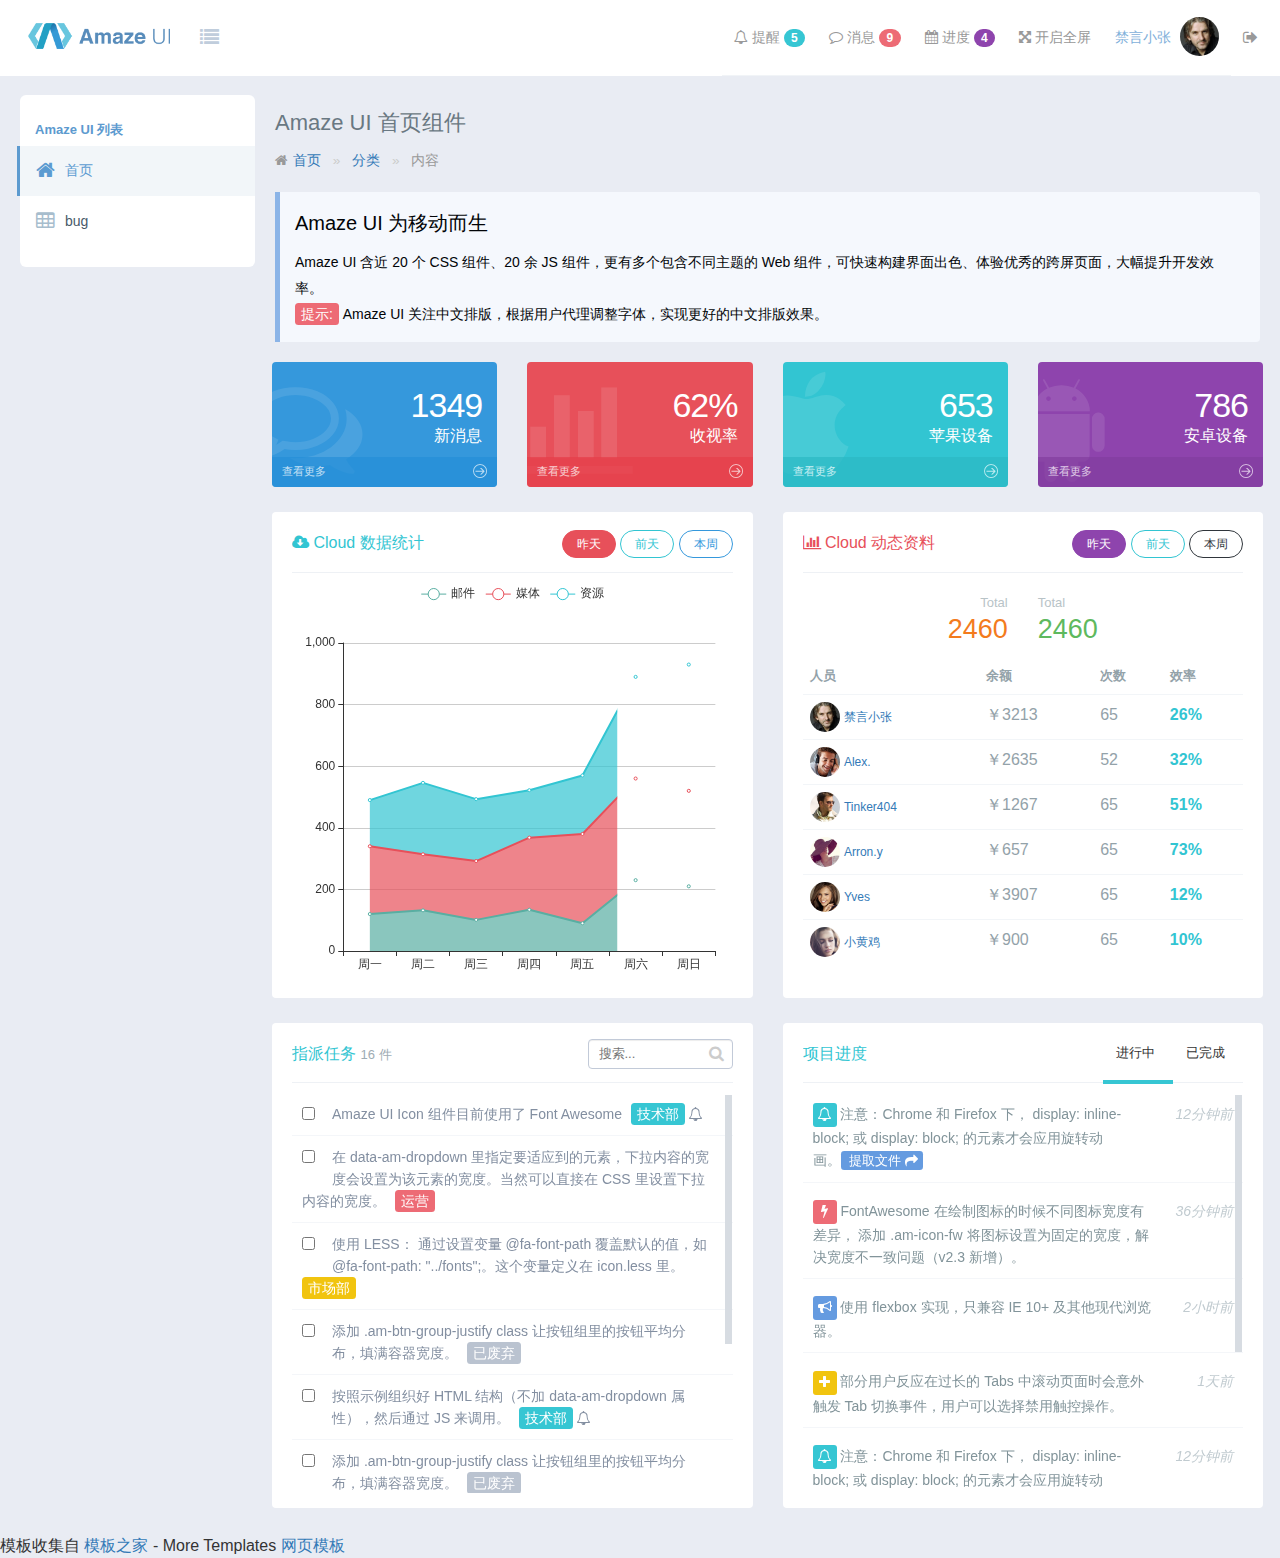
<file: index.html>
<!doctype html>
<html>

<head>
    <meta charset="utf-8">
    <meta http-equiv="X-UA-Compatible" content="IE=edge">
    <title>Amaze UI Admin index Examples</title>
    <meta name="description" content="这是一个 index 页面">
    <meta name="keywords" content="index">
    <meta name="viewport" content="width=device-width, initial-scale=1">
    <meta name="renderer" content="webkit">
    <meta http-equiv="Cache-Control" content="no-siteapp"/>
    <link rel="icon" type="image/png" href="assets/i/favicon.png">
    <link rel="apple-touch-icon-precomposed" href="assets/i/app-icon72x72@2x.png">
    <meta name="apple-mobile-web-app-title" content="Amaze UI"/>
    <link rel="stylesheet" href="assets/css/amazeui.min.css"/>
    <link rel="stylesheet" href="assets/css/admin.css">
    <link rel="stylesheet" href="assets/css/app.css">
    <script src="assets/js/echarts.min.js"></script>
</head>

<body data-type="index">


<header class="am-topbar am-topbar-inverse admin-header">
    <div class="am-topbar-brand">
        <a href="javascript:;" class="tpl-logo">
            <img src="assets/img/logo.png" alt="">
        </a>
    </div>
    <div class="am-icon-list tpl-header-nav-hover-ico am-fl am-margin-right">

    </div>

    <button class="am-topbar-btn am-topbar-toggle am-btn am-btn-sm am-btn-success am-show-sm-only"
            data-am-collapse="{target: '#topbar-collapse'}"><span class="am-sr-only">导航切换</span> <span
            class="am-icon-bars"></span></button>

    <div class="am-collapse am-topbar-collapse" id="topbar-collapse">

        <ul class="am-nav am-nav-pills am-topbar-nav am-topbar-right admin-header-list tpl-header-list">
            <li class="am-dropdown" data-am-dropdown data-am-dropdown-toggle>
                <a class="am-dropdown-toggle tpl-header-list-link" href="javascript:;">
                    <span class="am-icon-bell-o"></span> 提醒 <span
                        class="am-badge tpl-badge-success am-round">5</span></span>
                </a>
                <ul class="am-dropdown-content tpl-dropdown-content">
                    <li class="tpl-dropdown-content-external">
                        <h3>你有 <span class="tpl-color-success">5</span> 条提醒</h3><a href="###">全部</a></li>
                    <li class="tpl-dropdown-list-bdbc"><a href="#" class="tpl-dropdown-list-fl"><span
                            class="am-icon-btn am-icon-plus tpl-dropdown-ico-btn-size tpl-badge-success"></span>
                        【预览模块】移动端 查看时 手机、电脑框隐藏。</a>
                        <span class="tpl-dropdown-list-fr">3小时前</span>
                    </li>
                    <li class="tpl-dropdown-list-bdbc"><a href="#" class="tpl-dropdown-list-fl"><span
                            class="am-icon-btn am-icon-check tpl-dropdown-ico-btn-size tpl-badge-danger"></span>
                        移动端，导航条下边距处理</a>
                        <span class="tpl-dropdown-list-fr">15分钟前</span>
                    </li>
                    <li class="tpl-dropdown-list-bdbc"><a href="#" class="tpl-dropdown-list-fl"><span
                            class="am-icon-btn am-icon-bell-o tpl-dropdown-ico-btn-size tpl-badge-warning"></span>
                        追加统计代码</a>
                        <span class="tpl-dropdown-list-fr">2天前</span>
                    </li>
                </ul>
            </li>
            <li class="am-dropdown" data-am-dropdown data-am-dropdown-toggle>
                <a class="am-dropdown-toggle tpl-header-list-link" href="javascript:;">
                    <span class="am-icon-comment-o"></span> 消息 <span
                        class="am-badge tpl-badge-danger am-round">9</span></span>
                </a>
                <ul class="am-dropdown-content tpl-dropdown-content">
                    <li class="tpl-dropdown-content-external">
                        <h3>你有 <span class="tpl-color-danger">9</span> 条新消息</h3><a href="###">全部</a></li>
                    <li>
                        <a href="#" class="tpl-dropdown-content-message">
                                <span class="tpl-dropdown-content-photo">
                      <img src="assets/img/user02.png" alt=""> </span>
                            <span class="tpl-dropdown-content-subject">
                      <span class="tpl-dropdown-content-from"> 禁言小张 </span>
                                <span class="tpl-dropdown-content-time">10分钟前 </span>
                                </span>
                            <span class="tpl-dropdown-content-font"> Amaze UI 的诞生，依托于 GitHub 及其他技术社区上一些优秀的资源；Amaze UI 的成长，则离不开用户的支持。 </span>
                        </a>
                        <a href="#" class="tpl-dropdown-content-message">
                                <span class="tpl-dropdown-content-photo">
                      <img src="assets/img/user03.png" alt=""> </span>
                            <span class="tpl-dropdown-content-subject">
                      <span class="tpl-dropdown-content-from"> Steam </span>
                                <span class="tpl-dropdown-content-time">18分钟前</span>
                                </span>
                            <span class="tpl-dropdown-content-font"> 为了能最准确的传达所描述的问题， 建议你在反馈时附上演示，方便我们理解。 </span>
                        </a>
                    </li>

                </ul>
            </li>
            <li class="am-dropdown" data-am-dropdown data-am-dropdown-toggle>
                <a class="am-dropdown-toggle tpl-header-list-link" href="javascript:;">
                    <span class="am-icon-calendar"></span> 进度 <span
                        class="am-badge tpl-badge-primary am-round">4</span></span>
                </a>
                <ul class="am-dropdown-content tpl-dropdown-content">
                    <li class="tpl-dropdown-content-external">
                        <h3>你有 <span class="tpl-color-primary">4</span> 个任务进度</h3><a href="###">全部</a></li>
                    <li>
                        <a href="javascript:;" class="tpl-dropdown-content-progress">
                                <span class="task">
                        <span class="desc">Amaze UI 用户中心 v1.2 </span>
                                <span class="percent">45%</span>
                                </span>
                            <span class="progress">
                        <div class="am-progress tpl-progress am-progress-striped"><div
                                class="am-progress-bar am-progress-bar-success" style="width:45%"></div></div>
                    </span>
                        </a>
                    </li>
                    <li>
                        <a href="javascript:;" class="tpl-dropdown-content-progress">
                                <span class="task">
                        <span class="desc">新闻内容页 </span>
                                <span class="percent">30%</span>
                                </span>
                            <span class="progress">
                       <div class="am-progress tpl-progress am-progress-striped"><div
                               class="am-progress-bar am-progress-bar-secondary" style="width:30%"></div></div>
                    </span>
                        </a>
                    </li>
                    <li>
                        <a href="javascript:;" class="tpl-dropdown-content-progress">
                                <span class="task">
                        <span class="desc">管理中心 </span>
                                <span class="percent">60%</span>
                                </span>
                            <span class="progress">
                        <div class="am-progress tpl-progress am-progress-striped"><div
                                class="am-progress-bar am-progress-bar-warning" style="width:60%"></div></div>
                    </span>
                        </a>
                    </li>

                </ul>
            </li>
            <li class="am-hide-sm-only"><a href="javascript:;" id="admin-fullscreen" class="tpl-header-list-link"><span
                    class="am-icon-arrows-alt"></span> <span class="admin-fullText">开启全屏</span></a></li>

            <li class="am-dropdown" data-am-dropdown data-am-dropdown-toggle>
                <a class="am-dropdown-toggle tpl-header-list-link" href="javascript:;">
                    <span class="tpl-header-list-user-nick">禁言小张</span><span class="tpl-header-list-user-ico"> <img
                        src="assets/img/user01.png"></span>
                </a>
                <ul class="am-dropdown-content">
                    <li><a href="#"><span class="am-icon-bell-o"></span> 资料</a></li>
                    <li><a href="#"><span class="am-icon-cog"></span> 设置</a></li>
                    <li><a href="#"><span class="am-icon-power-off"></span> 退出</a></li>
                </ul>
            </li>
            <li><a href="###" class="tpl-header-list-link"><span
                    class="am-icon-sign-out tpl-header-list-ico-out-size"></span></a></li>
        </ul>
    </div>
</header>


<div class="tpl-page-container tpl-page-header-fixed">


    <div class="tpl-left-nav tpl-left-nav-hover">
        <div class="tpl-left-nav-title">
            Amaze UI 列表
        </div>
        <div class="tpl-left-nav-list">
            <ul class="tpl-left-nav-menu">
                <li class="tpl-left-nav-item">
                    <a href="index.html" class="nav-link active">
                        <i class="am-icon-home"></i>
                        <span>首页</span>
                    </a>
                </li>
                <li class="tpl-left-nav-item">
                    <a href="bug-list.html?page=1&pagecount=20" class="nav-link">
                        <i class="am-icon-table"></i>
                        <span>bug</span>
                    </a>
                </li>

            </ul>
        </div>
    </div>


    <div class="tpl-content-wrapper">
        <div class="tpl-content-page-title">
            Amaze UI 首页组件
        </div>
        <ol class="am-breadcrumb">
            <li><a href="#" class="am-icon-home">首页</a></li>
            <li><a href="#">分类</a></li>
            <li class="am-active">内容</li>
        </ol>
        <div class="tpl-content-scope">
            <div class="note note-info">
                <h3>Amaze UI 为移动而生
                    <span class="close" data-close="note"></span>
                </h3>
                <p> Amaze UI 含近 20 个 CSS 组件、20 余 JS 组件，更有多个包含不同主题的 Web 组件，可快速构建界面出色、体验优秀的跨屏页面，大幅提升开发效率。</p>
                <p><span class="label label-danger">提示:</span> Amaze UI 关注中文排版，根据用户代理调整字体，实现更好的中文排版效果。
                </p>
            </div>
        </div>

        <div class="row">
            <div class="am-u-lg-3 am-u-md-6 am-u-sm-12">
                <div class="dashboard-stat blue">
                    <div class="visual">
                        <i class="am-icon-comments-o"></i>
                    </div>
                    <div class="details">
                        <div class="number"> 1349</div>
                        <div class="desc"> 新消息</div>
                    </div>
                    <a class="more" href="#"> 查看更多
                        <i class="m-icon-swapright m-icon-white"></i>
                    </a>
                </div>
            </div>
            <div class="am-u-lg-3 am-u-md-6 am-u-sm-12">
                <div class="dashboard-stat red">
                    <div class="visual">
                        <i class="am-icon-bar-chart-o"></i>
                    </div>
                    <div class="details">
                        <div class="number"> 62%</div>
                        <div class="desc"> 收视率</div>
                    </div>
                    <a class="more" href="#"> 查看更多
                        <i class="m-icon-swapright m-icon-white"></i>
                    </a>
                </div>
            </div>
            <div class="am-u-lg-3 am-u-md-6 am-u-sm-12">
                <div class="dashboard-stat green">
                    <div class="visual">
                        <i class="am-icon-apple"></i>
                    </div>
                    <div class="details">
                        <div class="number"> 653</div>
                        <div class="desc"> 苹果设备</div>
                    </div>
                    <a class="more" href="#"> 查看更多
                        <i class="m-icon-swapright m-icon-white"></i>
                    </a>
                </div>
            </div>
            <div class="am-u-lg-3 am-u-md-6 am-u-sm-12">
                <div class="dashboard-stat purple">
                    <div class="visual">
                        <i class="am-icon-android"></i>
                    </div>
                    <div class="details">
                        <div class="number"> 786</div>
                        <div class="desc"> 安卓设备</div>
                    </div>
                    <a class="more" href="#"> 查看更多
                        <i class="m-icon-swapright m-icon-white"></i>
                    </a>
                </div>
            </div>


        </div>

        <div class="row">
            <div class="am-u-md-6 am-u-sm-12 row-mb">
                <div class="tpl-portlet">
                    <div class="tpl-portlet-title">
                        <div class="tpl-caption font-green ">
                            <i class="am-icon-cloud-download"></i>
                            <span> Cloud 数据统计</span>
                        </div>
                        <div class="actions">
                            <ul class="actions-btn">
                                <li class="red-on">昨天</li>
                                <li class="green">前天</li>
                                <li class="blue">本周</li>
                            </ul>
                        </div>
                    </div>

                    <!--此部分数据请在 js文件夹下中的 app.js 中的 “百度图表A” 处修改数据 插件使用的是 百度echarts-->
                    <div class="tpl-echarts" id="tpl-echarts-A">

                    </div>
                </div>
            </div>
            <div class="am-u-md-6 am-u-sm-12 row-mb">
                <div class="tpl-portlet">
                    <div class="tpl-portlet-title">
                        <div class="tpl-caption font-red ">
                            <i class="am-icon-bar-chart"></i>
                            <span> Cloud 动态资料</span>
                        </div>
                        <div class="actions">
                            <ul class="actions-btn">
                                <li class="purple-on">昨天</li>
                                <li class="green">前天</li>
                                <li class="dark">本周</li>
                            </ul>
                        </div>
                    </div>
                    <div class="tpl-scrollable">
                        <div class="number-stats">
                            <div class="stat-number am-fl am-u-md-6">
                                <div class="title am-text-right"> Total</div>
                                <div class="number am-text-right am-text-warning"> 2460</div>
                            </div>
                            <div class="stat-number am-fr am-u-md-6">
                                <div class="title"> Total</div>
                                <div class="number am-text-success"> 2460</div>
                            </div>

                        </div>

                        <table class="am-table tpl-table">
                            <thead>
                            <tr class="tpl-table-uppercase">
                                <th>人员</th>
                                <th>余额</th>
                                <th>次数</th>
                                <th>效率</th>
                            </tr>
                            </thead>
                            <tbody>
                            <tr>
                                <td>
                                    <img src="assets/img/user01.png" alt="" class="user-pic">
                                    <a class="user-name" href="###">禁言小张</a>
                                </td>
                                <td>￥3213</td>
                                <td>65</td>
                                <td class="font-green bold">26%</td>
                            </tr>
                            <tr>
                                <td>
                                    <img src="assets/img/user02.png" alt="" class="user-pic">
                                    <a class="user-name" href="###">Alex.</a>
                                </td>
                                <td>￥2635</td>
                                <td>52</td>
                                <td class="font-green bold">32%</td>
                            </tr>
                            <tr>
                                <td>
                                    <img src="assets/img/user03.png" alt="" class="user-pic">
                                    <a class="user-name" href="###">Tinker404</a>
                                </td>
                                <td>￥1267</td>
                                <td>65</td>
                                <td class="font-green bold">51%</td>
                            </tr>
                            <tr>
                                <td>
                                    <img src="assets/img/user04.png" alt="" class="user-pic">
                                    <a class="user-name" href="###">Arron.y</a>
                                </td>
                                <td>￥657</td>
                                <td>65</td>
                                <td class="font-green bold">73%</td>
                            </tr>
                            <tr>
                                <td>
                                    <img src="assets/img/user05.png" alt="" class="user-pic">
                                    <a class="user-name" href="###">Yves</a>
                                </td>
                                <td>￥3907</td>
                                <td>65</td>
                                <td class="font-green bold">12%</td>
                            </tr>
                            <tr>
                                <td>
                                    <img src="assets/img/user06.png" alt="" class="user-pic">
                                    <a class="user-name" href="###">小黄鸡</a>
                                </td>
                                <td>￥900</td>
                                <td>65</td>
                                <td class="font-green bold">10%</td>
                            </tr>
                            </tbody>
                        </table>
                    </div>
                </div>
            </div>
        </div>


        <div class="row">
            <div class="am-u-md-6 am-u-sm-12 row-mb">

                <div class="tpl-portlet">
                    <div class="tpl-portlet-title">
                        <div class="tpl-caption font-green ">
                            <span>指派任务</span>
                            <span class="caption-helper">16 件</span>
                        </div>
                        <div class="tpl-portlet-input">
                            <div class="portlet-input input-small input-inline">
                                <div class="input-icon right">
                                    <i class="am-icon-search"></i>
                                    <input type="text" class="form-control form-control-solid" placeholder="搜索...">
                                </div>
                            </div>
                        </div>
                    </div>
                    <div id="wrapper" class="wrapper">
                        <div id="scroller" class="scroller">
                            <ul class="tpl-task-list">
                                <li>
                                    <div class="task-checkbox">
                                        <input type="hidden" value="1" name="test">
                                        <input type="checkbox" class="liChild" value="2" name="test"></div>
                                    <div class="task-title">
                                        <span class="task-title-sp"> Amaze UI Icon 组件目前使用了 Font Awesome </span>
                                        <span class="label label-sm label-success">技术部</span>
                                        <span class="task-bell">
                                            <i class="am-icon-bell-o"></i>
                                        </span>
                                    </div>
                                    <div class="task-config">
                                        <div class="am-dropdown tpl-task-list-dropdown" data-am-dropdown>
                                            <a href="###" class="am-dropdown-toggle tpl-task-list-hover "
                                               data-am-dropdown-toggle>
                                                <i class="am-icon-cog"></i> <span class="am-icon-caret-down"></span>
                                            </a>
                                            <ul class="am-dropdown-content tpl-task-list-dropdown-ul">
                                                <li>
                                                    <a href="javascript:;">
                                                        <i class="am-icon-check"></i> 保存 </a>
                                                </li>
                                                <li>
                                                    <a href="javascript:;">
                                                        <i class="am-icon-pencil"></i> 编辑 </a>
                                                </li>
                                                <li>
                                                    <a href="javascript:;">
                                                        <i class="am-icon-trash-o"></i> 删除 </a>
                                                </li>
                                            </ul>


                                        </div>
                                    </div>
                                </li>

                                <li>
                                    <div class="task-checkbox">
                                        <input type="hidden" value="1" name="test">
                                        <input type="checkbox" class="liChild" value="2" name="test"></div>
                                    <div class="task-title">
                                        <span class="task-title-sp"> 在 data-am-dropdown 里指定要适应到的元素，下拉内容的宽度会设置为该元素的宽度。当然可以直接在 CSS 里设置下拉内容的宽度。 </span>
                                        <span class="label label-sm label-danger">运营</span>

                                    </div>
                                    <div class="task-config">
                                        <div class="am-dropdown tpl-task-list-dropdown" data-am-dropdown>
                                            <a href="###" class="am-dropdown-toggle tpl-task-list-hover "
                                               data-am-dropdown-toggle>
                                                <i class="am-icon-cog"></i> <span class="am-icon-caret-down"></span>
                                            </a>
                                            <ul class="am-dropdown-content tpl-task-list-dropdown-ul">
                                                <li>
                                                    <a href="javascript:;">
                                                        <i class="am-icon-check"></i> 保存 </a>
                                                </li>
                                                <li>
                                                    <a href="javascript:;">
                                                        <i class="am-icon-pencil"></i> 编辑 </a>
                                                </li>
                                                <li>
                                                    <a href="javascript:;">
                                                        <i class="am-icon-trash-o"></i> 删除 </a>
                                                </li>
                                            </ul>


                                        </div>
                                    </div>
                                </li>

                                <li>
                                    <div class="task-checkbox">
                                        <input type="hidden" value="1" name="test">
                                        <input type="checkbox" class="liChild" value="2" name="test"></div>
                                    <div class="task-title">
                                        <span class="task-title-sp"> 使用 LESS： 通过设置变量 @fa-font-path 覆盖默认的值，如 @fa-font-path: "../fonts";。这个变量定义在 icon.less 里。 </span>
                                        <span class="label label-sm label-warning">市场部</span>

                                    </div>
                                    <div class="task-config">
                                        <div class="am-dropdown tpl-task-list-dropdown" data-am-dropdown>
                                            <a href="###" class="am-dropdown-toggle tpl-task-list-hover "
                                               data-am-dropdown-toggle>
                                                <i class="am-icon-cog"></i> <span class="am-icon-caret-down"></span>
                                            </a>
                                            <ul class="am-dropdown-content tpl-task-list-dropdown-ul">
                                                <li>
                                                    <a href="javascript:;">
                                                        <i class="am-icon-check"></i> 保存 </a>
                                                </li>
                                                <li>
                                                    <a href="javascript:;">
                                                        <i class="am-icon-pencil"></i> 编辑 </a>
                                                </li>
                                                <li>
                                                    <a href="javascript:;">
                                                        <i class="am-icon-trash-o"></i> 删除 </a>
                                                </li>
                                            </ul>


                                        </div>
                                    </div>
                                </li>

                                <li>
                                    <div class="task-checkbox">
                                        <input type="hidden" value="1" name="test">
                                        <input type="checkbox" class="liChild" value="2" name="test"></div>
                                    <div class="task-title">
                                        <span class="task-title-sp"> 添加 .am-btn-group-justify class 让按钮组里的按钮平均分布，填满容器宽度。 </span>
                                        <span class="label label-sm label-default">已废弃</span>

                                    </div>
                                    <div class="task-config">
                                        <div class="am-dropdown tpl-task-list-dropdown" data-am-dropdown>
                                            <a href="###" class="am-dropdown-toggle tpl-task-list-hover "
                                               data-am-dropdown-toggle>
                                                <i class="am-icon-cog"></i> <span class="am-icon-caret-down"></span>
                                            </a>
                                            <ul class="am-dropdown-content tpl-task-list-dropdown-ul">
                                                <li>
                                                    <a href="javascript:;">
                                                        <i class="am-icon-check"></i> 保存 </a>
                                                </li>
                                                <li>
                                                    <a href="javascript:;">
                                                        <i class="am-icon-pencil"></i> 编辑 </a>
                                                </li>
                                                <li>
                                                    <a href="javascript:;">
                                                        <i class="am-icon-trash-o"></i> 删除 </a>
                                                </li>
                                            </ul>


                                        </div>
                                    </div>
                                </li>

                                <li>
                                    <div class="task-checkbox">
                                        <input type="hidden" value="1" name="test">
                                        <input type="checkbox" class="liChild" value="2" name="test"></div>
                                    <div class="task-title">
                                        <span class="task-title-sp"> 按照示例组织好 HTML 结构（不加 data-am-dropdown 属性），然后通过 JS 来调用。 </span>
                                        <span class="label label-sm label-success">技术部</span>
                                        <span class="task-bell">
                                            <i class="am-icon-bell-o"></i>
                                        </span>
                                    </div>
                                    <div class="task-config">
                                        <div class="am-dropdown tpl-task-list-dropdown" data-am-dropdown>
                                            <a href="###" class="am-dropdown-toggle tpl-task-list-hover "
                                               data-am-dropdown-toggle>
                                                <i class="am-icon-cog"></i> <span class="am-icon-caret-down"></span>
                                            </a>
                                            <ul class="am-dropdown-content tpl-task-list-dropdown-ul">
                                                <li>
                                                    <a href="javascript:;">
                                                        <i class="am-icon-check"></i> 保存 </a>
                                                </li>
                                                <li>
                                                    <a href="javascript:;">
                                                        <i class="am-icon-pencil"></i> 编辑 </a>
                                                </li>
                                                <li>
                                                    <a href="javascript:;">
                                                        <i class="am-icon-trash-o"></i> 删除 </a>
                                                </li>
                                            </ul>


                                        </div>
                                    </div>
                                </li>


                                <li>
                                    <div class="task-checkbox">
                                        <input type="hidden" value="1" name="test">
                                        <input type="checkbox" class="liChild" value="2" name="test"></div>
                                    <div class="task-title">
                                        <span class="task-title-sp"> 添加 .am-btn-group-justify class 让按钮组里的按钮平均分布，填满容器宽度。 </span>
                                        <span class="label label-sm label-default">已废弃</span>

                                    </div>
                                    <div class="task-config">
                                        <div class="am-dropdown tpl-task-list-dropdown" data-am-dropdown>
                                            <a href="###" class="am-dropdown-toggle tpl-task-list-hover "
                                               data-am-dropdown-toggle>
                                                <i class="am-icon-cog"></i> <span class="am-icon-caret-down"></span>
                                            </a>
                                            <ul class="am-dropdown-content tpl-task-list-dropdown-ul">
                                                <li>
                                                    <a href="javascript:;">
                                                        <i class="am-icon-check"></i> 保存 </a>
                                                </li>
                                                <li>
                                                    <a href="javascript:;">
                                                        <i class="am-icon-pencil"></i> 编辑 </a>
                                                </li>
                                                <li>
                                                    <a href="javascript:;">
                                                        <i class="am-icon-trash-o"></i> 删除 </a>
                                                </li>
                                            </ul>


                                        </div>
                                    </div>
                                </li>
                                <li>
                                    <div class="task-checkbox">
                                        <input type="hidden" value="1" name="test">
                                        <input type="checkbox" class="liChild" value="2" name="test"></div>
                                    <div class="task-title">
                                        <span class="task-title-sp"> 使用 LESS： 通过设置变量 @fa-font-path 覆盖默认的值，如 @fa-font-path: "../fonts";。这个变量定义在 icon.less 里。 </span>
                                        <span class="label label-sm label-warning">市场部</span>

                                    </div>
                                    <div class="task-config">
                                        <div class="am-dropdown tpl-task-list-dropdown" data-am-dropdown>
                                            <a href="###" class="am-dropdown-toggle tpl-task-list-hover "
                                               data-am-dropdown-toggle>
                                                <i class="am-icon-cog"></i> <span class="am-icon-caret-down"></span>
                                            </a>
                                            <ul class="am-dropdown-content tpl-task-list-dropdown-ul">
                                                <li>
                                                    <a href="javascript:;">
                                                        <i class="am-icon-check"></i> 保存 </a>
                                                </li>
                                                <li>
                                                    <a href="javascript:;">
                                                        <i class="am-icon-pencil"></i> 编辑 </a>
                                                </li>
                                                <li>
                                                    <a href="javascript:;">
                                                        <i class="am-icon-trash-o"></i> 删除 </a>
                                                </li>
                                            </ul>


                                        </div>
                                    </div>
                                </li>

                                <li>
                                    <div class="task-checkbox">
                                        <input type="hidden" value="1" name="test">
                                        <input type="checkbox" class="liChild" value="2" name="test"></div>
                                    <div class="task-title">
                                        <span class="task-title-sp"> 添加 .am-btn-group-justify class 让按钮组里的按钮平均分布，填满容器宽度。 </span>
                                        <span class="label label-sm label-default">已废弃</span>

                                    </div>
                                    <div class="task-config">
                                        <div class="am-dropdown tpl-task-list-dropdown" data-am-dropdown>
                                            <a href="###" class="am-dropdown-toggle tpl-task-list-hover "
                                               data-am-dropdown-toggle>
                                                <i class="am-icon-cog"></i> <span class="am-icon-caret-down"></span>
                                            </a>
                                            <ul class="am-dropdown-content tpl-task-list-dropdown-ul">
                                                <li>
                                                    <a href="javascript:;">
                                                        <i class="am-icon-check"></i> 保存 </a>
                                                </li>
                                                <li>
                                                    <a href="javascript:;">
                                                        <i class="am-icon-pencil"></i> 编辑 </a>
                                                </li>
                                                <li>
                                                    <a href="javascript:;">
                                                        <i class="am-icon-trash-o"></i> 删除 </a>
                                                </li>
                                            </ul>


                                        </div>
                                    </div>
                                </li>

                                <li>
                                    <div class="task-checkbox">
                                        <input type="hidden" value="1" name="test">
                                        <input type="checkbox" class="liChild" value="2" name="test"></div>
                                    <div class="task-title">
                                        <span class="task-title-sp"> 按照示例组织好 HTML 结构（不加 data-am-dropdown 属性），然后通过 JS 来调用。 </span>
                                        <span class="label label-sm label-success">技术部</span>
                                        <span class="task-bell">
                                            <i class="am-icon-bell-o"></i>
                                        </span>
                                    </div>
                                    <div class="task-config">
                                        <div class="am-dropdown tpl-task-list-dropdown" data-am-dropdown>
                                            <a href="###" class="am-dropdown-toggle tpl-task-list-hover "
                                               data-am-dropdown-toggle>
                                                <i class="am-icon-cog"></i> <span class="am-icon-caret-down"></span>
                                            </a>
                                            <ul class="am-dropdown-content tpl-task-list-dropdown-ul">
                                                <li>
                                                    <a href="javascript:;">
                                                        <i class="am-icon-check"></i> 保存 </a>
                                                </li>
                                                <li>
                                                    <a href="javascript:;">
                                                        <i class="am-icon-pencil"></i> 编辑 </a>
                                                </li>
                                                <li>
                                                    <a href="javascript:;">
                                                        <i class="am-icon-trash-o"></i> 删除 </a>
                                                </li>
                                            </ul>


                                        </div>
                                    </div>
                                </li>
                            </ul>
                        </div>
                    </div>
                </div>
            </div>
            <div class="am-u-md-6 am-u-sm-12 row-mb">
                <div class="tpl-portlet">
                    <div class="tpl-portlet-title">
                        <div class="tpl-caption font-green ">
                            <span>项目进度</span>
                        </div>

                    </div>

                    <div class="am-tabs tpl-index-tabs" data-am-tabs>
                        <ul class="am-tabs-nav am-nav am-nav-tabs">
                            <li class="am-active"><a href="#tab1">进行中</a></li>
                            <li><a href="#tab2">已完成</a></li>
                        </ul>

                        <div class="am-tabs-bd">
                            <div class="am-tab-panel am-fade am-in am-active" id="tab1">
                                <div id="wrapperA" class="wrapper">
                                    <div id="scroller" class="scroller">
                                        <ul class="tpl-task-list tpl-task-remind">
                                            <li>
                                                <div class="cosB">
                                                    12分钟前
                                                </div>
                                                <div class="cosA">
                                                        <span class="cosIco">
                        <i class="am-icon-bell-o"></i>
                      </span>

                                                    <span> 注意：Chrome 和 Firefox 下， display: inline-block; 或 display: block; 的元素才会应用旋转动画。<span
                                                            class="tpl-label-info"> 提取文件
                                                            <i class="am-icon-share"></i>
                                                        </span></span>
                                                </div>

                                            </li>
                                            <li>
                                                <div class="cosB">
                                                    36分钟前
                                                </div>
                                                <div class="cosA">
                                                        <span class="cosIco label-danger">
                        <i class="am-icon-bolt"></i>
                      </span>

                                                    <span> FontAwesome 在绘制图标的时候不同图标宽度有差异， 添加 .am-icon-fw 将图标设置为固定的宽度，解决宽度不一致问题（v2.3 新增）。</span>
                                                </div>

                                            </li>

                                            <li>
                                                <div class="cosB">
                                                    2小时前
                                                </div>
                                                <div class="cosA">
                                                        <span class="cosIco label-info">
                        <i class="am-icon-bullhorn"></i>
                      </span>

                                                    <span> 使用 flexbox 实现，只兼容 IE 10+ 及其他现代浏览器。</span>
                                                </div>

                                            </li>
                                            <li>
                                                <div class="cosB">
                                                    1天前
                                                </div>
                                                <div class="cosA">
                                                        <span class="cosIco label-warning">
                        <i class="am-icon-plus"></i>
                      </span>

                                                    <span> 部分用户反应在过长的 Tabs 中滚动页面时会意外触发 Tab 切换事件，用户可以选择禁用触控操作。</span>
                                                </div>

                                            </li>
                                            <li>
                                                <div class="cosB">
                                                    12分钟前
                                                </div>
                                                <div class="cosA">
                                                        <span class="cosIco">
                        <i class="am-icon-bell-o"></i>
                      </span>

                                                    <span> 注意：Chrome 和 Firefox 下， display: inline-block; 或 display: block; 的元素才会应用旋转动画。<span
                                                            class="tpl-label-info"> 提取文件
                                                            <i class="am-icon-share"></i>
                                                        </span></span>
                                                </div>

                                            </li>
                                            <li>
                                                <div class="cosB">
                                                    36分钟前
                                                </div>
                                                <div class="cosA">
                                                        <span class="cosIco label-danger">
                        <i class="am-icon-bolt"></i>
                      </span>

                                                    <span> FontAwesome 在绘制图标的时候不同图标宽度有差异， 添加 .am-icon-fw 将图标设置为固定的宽度，解决宽度不一致问题（v2.3 新增）。</span>
                                                </div>

                                            </li>

                                            <li>
                                                <div class="cosB">
                                                    2小时前
                                                </div>
                                                <div class="cosA">
                                                        <span class="cosIco label-info">
                        <i class="am-icon-bullhorn"></i>
                      </span>

                                                    <span> 使用 flexbox 实现，只兼容 IE 10+ 及其他现代浏览器。</span>
                                                </div>

                                            </li>
                                        </ul>
                                    </div>
                                </div>
                            </div>
                            <div class="am-tab-panel am-fade" id="tab2">
                                <div id="wrapperB" class="wrapper">
                                    <div id="scroller" class="scroller">
                                        <ul class="tpl-task-list tpl-task-remind">
                                            <li>
                                                <div class="cosB">
                                                    12分钟前
                                                </div>
                                                <div class="cosA">
                                                        <span class="cosIco">
                        <i class="am-icon-bell-o"></i>
                      </span>

                                                    <span> 注意：Chrome 和 Firefox 下， display: inline-block; 或 display: block; 的元素才会应用旋转动画。<span
                                                            class="tpl-label-info"> 提取文件
                                                            <i class="am-icon-share"></i>
                                                        </span></span>
                                                </div>

                                            </li>
                                            <li>
                                                <div class="cosB">
                                                    36分钟前
                                                </div>
                                                <div class="cosA">
                                                        <span class="cosIco label-danger">
                        <i class="am-icon-bolt"></i>
                      </span>

                                                    <span> FontAwesome 在绘制图标的时候不同图标宽度有差异， 添加 .am-icon-fw 将图标设置为固定的宽度，解决宽度不一致问题（v2.3 新增）。</span>
                                                </div>

                                            </li>

                                            <li>
                                                <div class="cosB">
                                                    2小时前
                                                </div>
                                                <div class="cosA">
                                                        <span class="cosIco label-info">
                        <i class="am-icon-bullhorn"></i>
                      </span>

                                                    <span> 使用 flexbox 实现，只兼容 IE 10+ 及其他现代浏览器。</span>
                                                </div>

                                            </li>
                                            <li>
                                                <div class="cosB">
                                                    1天前
                                                </div>
                                                <div class="cosA">
                                                        <span class="cosIco label-warning">
                        <i class="am-icon-plus"></i>
                      </span>

                                                    <span> 部分用户反应在过长的 Tabs 中滚动页面时会意外触发 Tab 切换事件，用户可以选择禁用触控操作。</span>
                                                </div>

                                            </li>
                                            <li>
                                                <div class="cosB">
                                                    12分钟前
                                                </div>
                                                <div class="cosA">
                                                        <span class="cosIco">
                        <i class="am-icon-bell-o"></i>
                      </span>

                                                    <span> 注意：Chrome 和 Firefox 下， display: inline-block; 或 display: block; 的元素才会应用旋转动画。<span
                                                            class="tpl-label-info"> 提取文件
                                                            <i class="am-icon-share"></i>
                                                        </span></span>
                                                </div>

                                            </li>
                                            <li>
                                                <div class="cosB">
                                                    36分钟前
                                                </div>
                                                <div class="cosA">
                                                        <span class="cosIco label-danger">
                        <i class="am-icon-bolt"></i>
                      </span>

                                                    <span> FontAwesome 在绘制图标的时候不同图标宽度有差异， 添加 .am-icon-fw 将图标设置为固定的宽度，解决宽度不一致问题（v2.3 新增）。</span>
                                                </div>

                                            </li>

                                            <li>
                                                <div class="cosB">
                                                    2小时前
                                                </div>
                                                <div class="cosA">
                                                        <span class="cosIco label-info">
                        <i class="am-icon-bullhorn"></i>
                      </span>

                                                    <span> 使用 flexbox 实现，只兼容 IE 10+ 及其他现代浏览器。</span>
                                                </div>

                                            </li>
                                        </ul>
                                    </div>
                                </div>
                            </div>

                        </div>
                    </div>

                </div>
            </div>
        </div>


    </div>

</div>
模板收集自 <a href="http://www.cssmoban.com/" target="_blank" title="模板之家">模板之家</a> - More Templates <a
        href="http://www.cssmoban.com/" title="网页模板" target="_blank">网页模板</a>


<script src="assets/js/jquery.min.js"></script>
<script src="assets/js/amazeui.min.js"></script>
<script src="assets/js/iscroll.js"></script>
<script src="assets/js/app.js"></script>
</body>

</html>
</file>
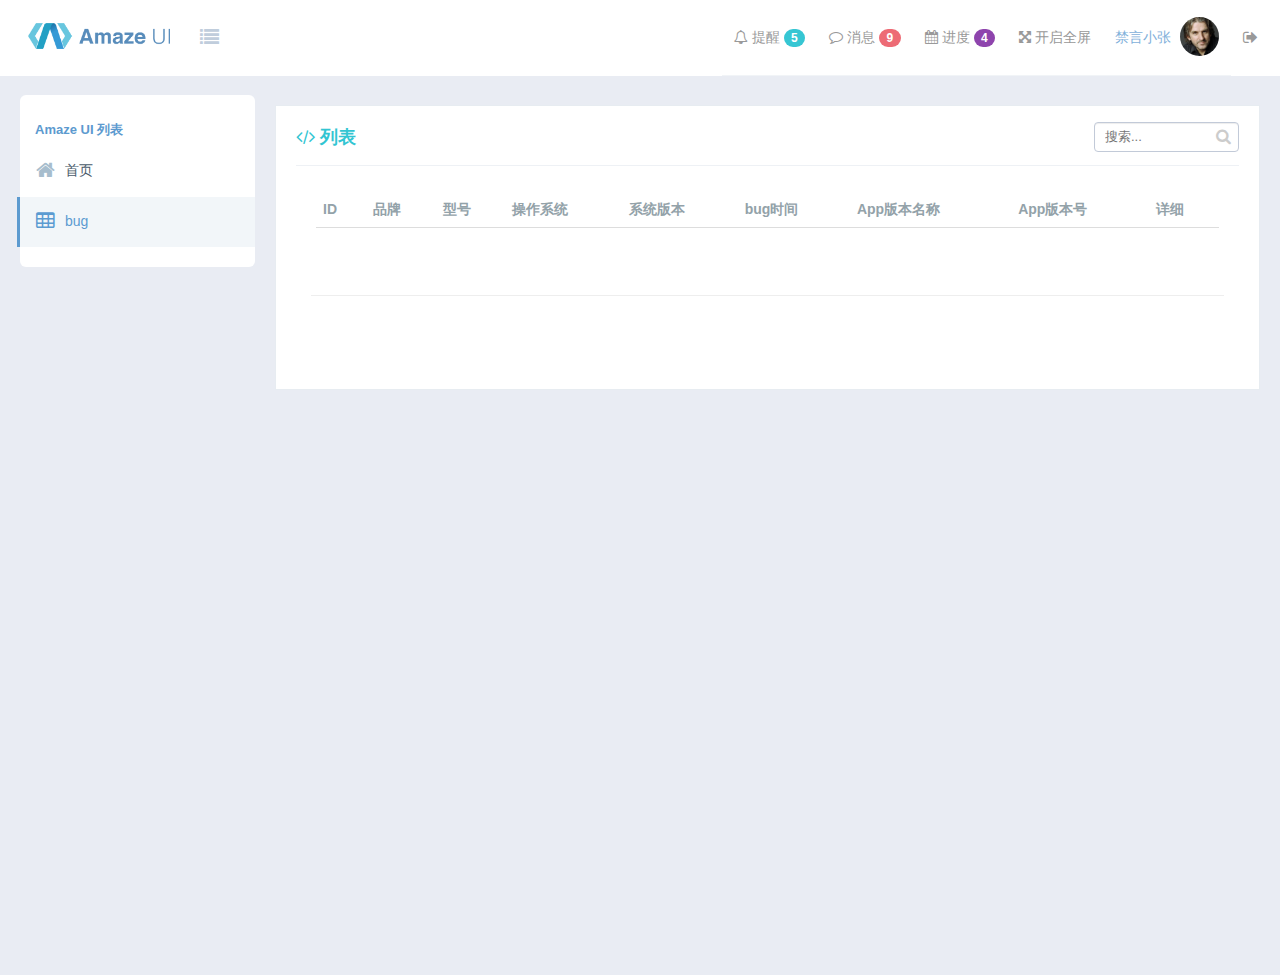
<file: bug-list.html>
<!doctype html>
<html>

<head>
    <meta charset="utf-8">
    <meta http-equiv="X-UA-Compatible" content="IE=edge">
    <title>Amaze UI Admin index Examples</title>
    <meta name="description" content="这是一个 index 页面">
    <meta name="keywords" content="index">
    <meta name="viewport" content="width=device-width, initial-scale=1">
    <meta name="renderer" content="webkit">
    <meta http-equiv="Cache-Control" content="no-siteapp"/>
    <link rel="icon" type="image/png" href="assets/i/favicon.png">
    <link rel="apple-touch-icon-precomposed" href="assets/i/app-icon72x72@2x.png">
    <meta name="apple-mobile-web-app-title" content="Amaze UI"/>
    <link rel="stylesheet" href="assets/css/amazeui.min.css"/>
    <link rel="stylesheet" href="assets/css/admin.css">
    <link rel="stylesheet" href="assets/css/app.css">
</head>

<body data-type="generalComponents" onload="getBugpage()">


<header class="am-topbar am-topbar-inverse admin-header">
    <div class="am-topbar-brand">
        <a href="javascript:;" class="tpl-logo">
            <img src="assets/img/logo.png" alt="">
        </a>
    </div>
    <div class="am-icon-list tpl-header-nav-hover-ico am-fl am-margin-right">

    </div>

    <button class="am-topbar-btn am-topbar-toggle am-btn am-btn-sm am-btn-success am-show-sm-only"
            data-am-collapse="{target: '#topbar-collapse'}"><span class="am-sr-only">导航切换</span> <span
            class="am-icon-bars"></span></button>

    <div class="am-collapse am-topbar-collapse" id="topbar-collapse">

        <ul class="am-nav am-nav-pills am-topbar-nav am-topbar-right admin-header-list tpl-header-list">
            <li class="am-dropdown" data-am-dropdown data-am-dropdown-toggle>
                <a class="am-dropdown-toggle tpl-header-list-link" href="javascript:;">
                    <span class="am-icon-bell-o"></span> 提醒 <span
                        class="am-badge tpl-badge-success am-round">5</span></span>
                </a>
                <ul class="am-dropdown-content tpl-dropdown-content">
                    <li class="tpl-dropdown-content-external">
                        <h3>你有 <span class="tpl-color-success">5</span> 条提醒</h3><a href="###">全部</a></li>
                    <li class="tpl-dropdown-list-bdbc"><a href="#" class="tpl-dropdown-list-fl"><span
                            class="am-icon-btn am-icon-plus tpl-dropdown-ico-btn-size tpl-badge-success"></span>
                        【预览模块】移动端 查看时 手机、电脑框隐藏。</a>
                        <span class="tpl-dropdown-list-fr">3小时前</span>
                    </li>
                    <li class="tpl-dropdown-list-bdbc"><a href="#" class="tpl-dropdown-list-fl"><span
                            class="am-icon-btn am-icon-check tpl-dropdown-ico-btn-size tpl-badge-danger"></span>
                        移动端，导航条下边距处理</a>
                        <span class="tpl-dropdown-list-fr">15分钟前</span>
                    </li>
                    <li class="tpl-dropdown-list-bdbc"><a href="#" class="tpl-dropdown-list-fl"><span
                            class="am-icon-btn am-icon-bell-o tpl-dropdown-ico-btn-size tpl-badge-warning"></span>
                        追加统计代码</a>
                        <span class="tpl-dropdown-list-fr">2天前</span>
                    </li>
                </ul>
            </li>
            <li class="am-dropdown" data-am-dropdown data-am-dropdown-toggle>
                <a class="am-dropdown-toggle tpl-header-list-link" href="javascript:;">
                    <span class="am-icon-comment-o"></span> 消息 <span
                        class="am-badge tpl-badge-danger am-round">9</span></span>
                </a>
                <ul class="am-dropdown-content tpl-dropdown-content">
                    <li class="tpl-dropdown-content-external">
                        <h3>你有 <span class="tpl-color-danger">9</span> 条新消息</h3><a href="###">全部</a></li>
                    <li>
                        <a href="#" class="tpl-dropdown-content-message">
                                <span class="tpl-dropdown-content-photo">
                      <img src="assets/img/user02.png" alt=""> </span>
                            <span class="tpl-dropdown-content-subject">
                      <span class="tpl-dropdown-content-from"> 禁言小张 </span>
                                <span class="tpl-dropdown-content-time">10分钟前 </span>
                                </span>
                            <span class="tpl-dropdown-content-font"> Amaze UI 的诞生，依托于 GitHub 及其他技术社区上一些优秀的资源；Amaze UI 的成长，则离不开用户的支持。 </span>
                        </a>
                        <a href="#" class="tpl-dropdown-content-message">
                                <span class="tpl-dropdown-content-photo">
                      <img src="assets/img/user03.png" alt=""> </span>
                            <span class="tpl-dropdown-content-subject">
                      <span class="tpl-dropdown-content-from"> Steam </span>
                                <span class="tpl-dropdown-content-time">18分钟前</span>
                                </span>
                            <span class="tpl-dropdown-content-font"> 为了能最准确的传达所描述的问题， 建议你在反馈时附上演示，方便我们理解。 </span>
                        </a>
                    </li>

                </ul>
            </li>
            <li class="am-dropdown" data-am-dropdown data-am-dropdown-toggle>
                <a class="am-dropdown-toggle tpl-header-list-link" href="javascript:;">
                    <span class="am-icon-calendar"></span> 进度 <span
                        class="am-badge tpl-badge-primary am-round">4</span></span>
                </a>
                <ul class="am-dropdown-content tpl-dropdown-content">
                    <li class="tpl-dropdown-content-external">
                        <h3>你有 <span class="tpl-color-primary">4</span> 个任务进度</h3><a href="###">全部</a></li>
                    <li>
                        <a href="javascript:;" class="tpl-dropdown-content-progress">
                                <span class="task">
                        <span class="desc">Amaze UI 用户中心 v1.2 </span>
                                <span class="percent">45%</span>
                                </span>
                            <span class="progress">
                        <div class="am-progress tpl-progress am-progress-striped"><div
                                class="am-progress-bar am-progress-bar-success" style="width:45%"></div></div>
                    </span>
                        </a>
                    </li>
                    <li>
                        <a href="javascript:;" class="tpl-dropdown-content-progress">
                                <span class="task">
                        <span class="desc">新闻内容页 </span>
                                <span class="percent">30%</span>
                                </span>
                            <span class="progress">
                       <div class="am-progress tpl-progress am-progress-striped"><div
                               class="am-progress-bar am-progress-bar-secondary" style="width:30%"></div></div>
                    </span>
                        </a>
                    </li>
                    <li>
                        <a href="javascript:;" class="tpl-dropdown-content-progress">
                                <span class="task">
                        <span class="desc">管理中心 </span>
                                <span class="percent">60%</span>
                                </span>
                            <span class="progress">
                        <div class="am-progress tpl-progress am-progress-striped"><div
                                class="am-progress-bar am-progress-bar-warning" style="width:60%"></div></div>
                    </span>
                        </a>
                    </li>

                </ul>
            </li>
            <li class="am-hide-sm-only"><a href="javascript:;" id="admin-fullscreen" class="tpl-header-list-link"><span
                    class="am-icon-arrows-alt"></span> <span class="admin-fullText">开启全屏</span></a></li>

            <li class="am-dropdown" data-am-dropdown data-am-dropdown-toggle>
                <a class="am-dropdown-toggle tpl-header-list-link" href="javascript:;">
                    <span class="tpl-header-list-user-nick">禁言小张</span><span class="tpl-header-list-user-ico"> <img
                        src="assets/img/user01.png"></span>
                </a>
                <ul class="am-dropdown-content">
                    <li><a href="#"><span class="am-icon-bell-o"></span> 资料</a></li>
                    <li><a href="#"><span class="am-icon-cog"></span> 设置</a></li>
                    <li><a href="#"><span class="am-icon-power-off"></span> 退出</a></li>
                </ul>
            </li>
            <li><a href="###" class="tpl-header-list-link"><span
                    class="am-icon-sign-out tpl-header-list-ico-out-size"></span></a></li>
        </ul>
    </div>
</header>


<div class="tpl-page-container tpl-page-header-fixed">


    <div class="tpl-left-nav tpl-left-nav-hover">
        <div class="tpl-left-nav-title">
            Amaze UI 列表
        </div>
        <div class="tpl-left-nav-list">
            <ul class="tpl-left-nav-menu">
                <li class="tpl-left-nav-item">
                    <a href="index.html" class="nav-link">
                        <i class="am-icon-home"></i>
                        <span>首页</span>
                    </a>
                </li>
                <li class="tpl-left-nav-item">
                    <a href="bug-list.html?page=1&pagecount=20" class="nav-link active">
                        <i class="am-icon-table"></i>
                        <span>bug</span>
                    </a>
                </li>
            </ul>
        </div>
    </div>


    <div class="tpl-content-wrapper">
        <div class="tpl-portlet-components">
            <div class="portlet-title">
                <div class="caption font-green bold">
                    <span class="am-icon-code"></span> 列表
                </div>
                <div class="tpl-portlet-input tpl-fz-ml">
                    <div class="portlet-input input-small input-inline">
                        <div class="input-icon right">
                            <i class="am-icon-search"></i>
                            <input type="text" class="form-control form-control-solid" placeholder="搜索..."></div>
                    </div>
                </div>


            </div>
            <div class="tpl-block">
                <!--<div class="am-g">-->
                    <!--<div class="am-u-sm-12 am-u-md-6">-->
                        <!--<div class="am-btn-toolbar">-->
                            <!--<div class="am-btn-group am-btn-group-xs">-->
                                <!--<button type="button" class="am-btn am-btn-default am-btn-success"><span-->
                                        <!--class="am-icon-plus"></span> 新增-->
                                <!--</button>-->
                                <!--<button type="button" class="am-btn am-btn-default am-btn-secondary"><span-->
                                        <!--class="am-icon-save"></span> 保存-->
                                <!--</button>-->
                                <!--<button type="button" class="am-btn am-btn-default am-btn-warning"><span-->
                                        <!--class="am-icon-archive"></span> 审核-->
                                <!--</button>-->
                                <!--<button type="button" class="am-btn am-btn-default am-btn-danger"><span-->
                                        <!--class="am-icon-trash-o"></span> 删除-->
                                <!--</button>-->
                            <!--</div>-->
                        <!--</div>-->
                    <!--</div>-->
                    <!--<div class="am-u-sm-12 am-u-md-3">-->
                        <!--<div class="am-form-group">-->
                            <!--<select data-am-selected="{btnSize: 'sm'}">-->
                                <!--<option value="option1">所有类别</option>-->
                                <!--<option value="option2">IT业界</option>-->
                                <!--<option value="option3">数码产品</option>-->
                                <!--<option value="option3">笔记本电脑</option>-->
                                <!--<option value="option3">平板电脑</option>-->
                                <!--<option value="option3">只能手机</option>-->
                                <!--<option value="option3">超极本</option>-->
                            <!--</select>-->
                        <!--</div>-->
                    <!--</div>-->
                    <!--<div class="am-u-sm-12 am-u-md-3">-->
                        <!--<div class="am-input-group am-input-group-sm">-->
                            <!--<input type="text" class="am-form-field">-->
                            <!--<span class="am-input-group-btn">-->
                                <!--<button class="am-btn  am-btn-default am-btn-success tpl-am-btn-success am-icon-search" type="button"></button>-->
                            <!--</span>-->
                        <!--</div>-->
                    <!--</div>-->
                <!--</div>-->
                <div class="am-g">
                    <div class="am-u-sm-12">
                        <form class="am-form">
                            <table class="am-table am-table-striped am-table-hover table-main" id="datas">
                                <thead>
                                <tr>
                                    <!--<th class="table-check"><input type="checkbox" class="tpl-table-fz-check"></th>-->
                                    <th class="table-id">ID</th>
                                    <th class="table-title">品牌</th>
                                    <th class="table-type">型号</th>
                                    <th class="table-author am-hide-sm-only">操作系统</th>
                                    <th class="table-date am-hide-sm-only">系统版本</th>
                                    <th class="table-date am-hide-sm-only">bug时间</th>
                                    <th class="table-set">App版本名称</th>
                                    <th class="table-set">App版本号</th>
                                    <th class="table-set">详细</th>
                                </tr>
                                </thead>
                                <tbody id="tables">
                                </tbody>
                            </table>
                            <div class="am-cf">

                                <div class="am-fr">
                                    <ul class="am-pagination tpl-pagination" id="pageUl">
                                        <!--<li class="am-disabled"><a href="#">home</a></li>-->
                                        <!--<li class="am-disabled"><a href="#">«</a></li>-->
                                        <!--<li class="am-active"><a href="#">1</a></li>-->
                                        <!--<li><a href="#">2</a></li>-->
                                        <!--<li><a href="#">3</a></li>-->
                                        <!--<li><a href="#">4</a></li>-->
                                        <!--<li><a href="#">5</a></li>-->
                                        <!--<li><a href="#">»</a></li>-->
                                        <!--<li class="am-disabled"><a href="#">end</a></li>-->
                                    </ul>
                                </div>
                            </div>
                            <hr>

                        </form>
                    </div>

                </div>
            </div>
            <div class="tpl-alert"></div>
        </div>


    </div>

</div>


<script src="assets/js/jquery.min.js"></script>
<script src="assets/js/amazeui.min.js"></script>
<script src="assets/js/app.js"></script>
<script src="assets/js/request.js"></script>
</body>

</html>
</file>
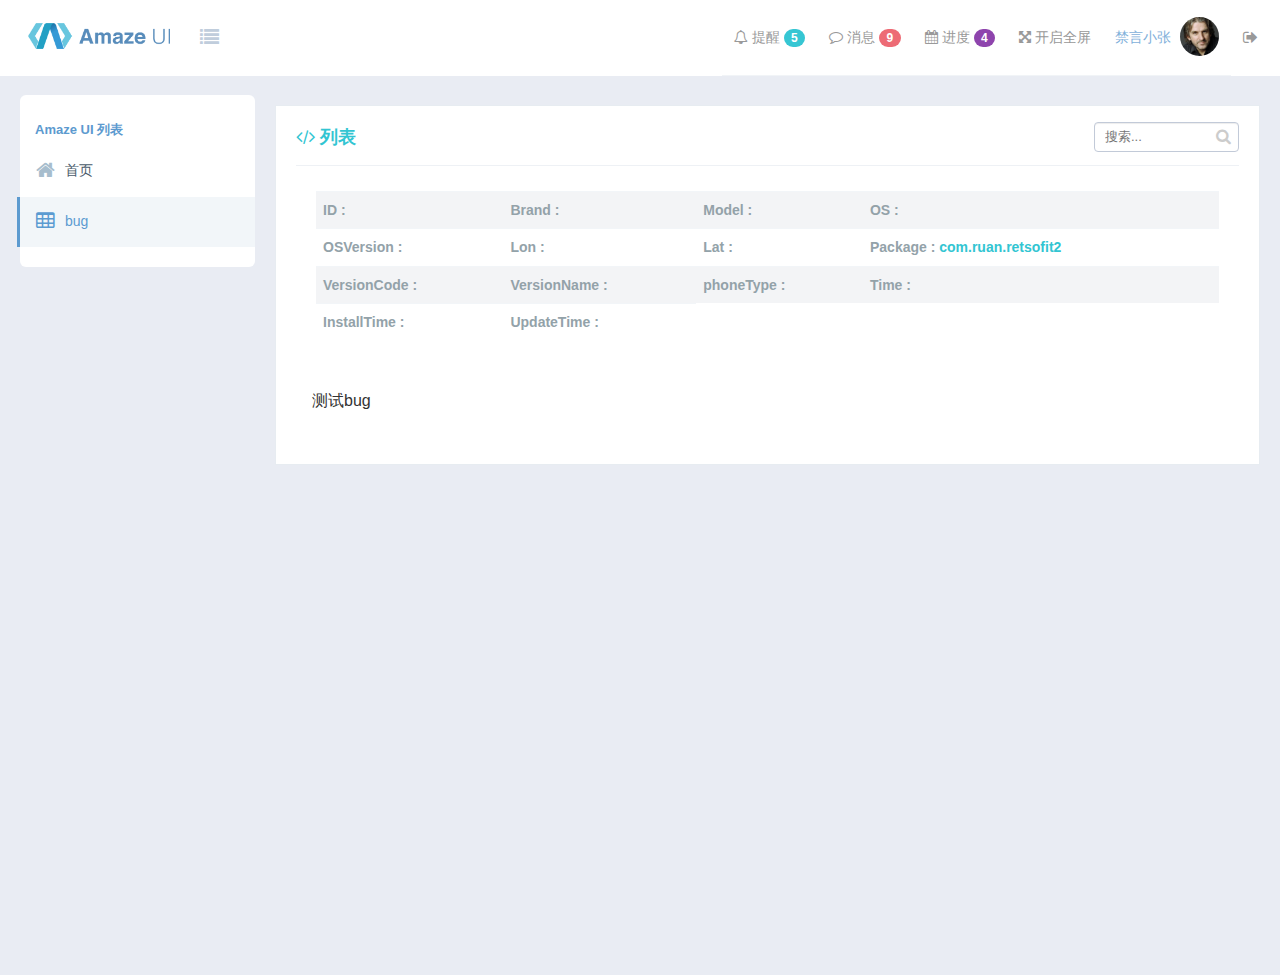
<file: bug.html>
<!doctype html>
<html>

<head>
    <meta charset="utf-8">
    <meta http-equiv="X-UA-Compatible" content="IE=edge">
    <title>Amaze UI Admin index Examples</title>
    <meta name="description" content="这是一个 index 页面">
    <meta name="keywords" content="index">
    <meta name="viewport" content="width=device-width, initial-scale=1">
    <meta name="renderer" content="webkit">
    <meta http-equiv="Cache-Control" content="no-siteapp"/>
    <link rel="icon" type="image/png" href="assets/i/favicon.png">
    <link rel="apple-touch-icon-precomposed" href="assets/i/app-icon72x72@2x.png">
    <meta name="apple-mobile-web-app-title" content="Amaze UI"/>
    <link rel="stylesheet" href="assets/css/amazeui.min.css"/>
    <link rel="stylesheet" href="assets/css/admin.css">
    <link rel="stylesheet" href="assets/css/app.css">
</head>

<body data-type="generalComponents" onload="getParams()">


<header class="am-topbar am-topbar-inverse admin-header">
    <div class="am-topbar-brand">
        <a href="javascript:;" class="tpl-logo">
            <img src="assets/img/logo.png" alt="">
        </a>
    </div>
    <div class="am-icon-list tpl-header-nav-hover-ico am-fl am-margin-right">

    </div>

    <button class="am-topbar-btn am-topbar-toggle am-btn am-btn-sm am-btn-success am-show-sm-only"
            data-am-collapse="{target: '#topbar-collapse'}"><span class="am-sr-only">导航切换</span> <span
            class="am-icon-bars"></span></button>

    <div class="am-collapse am-topbar-collapse" id="topbar-collapse">

        <ul class="am-nav am-nav-pills am-topbar-nav am-topbar-right admin-header-list tpl-header-list">
            <li class="am-dropdown" data-am-dropdown data-am-dropdown-toggle>
                <a class="am-dropdown-toggle tpl-header-list-link" href="javascript:;">
                    <span class="am-icon-bell-o"></span> 提醒 <span
                        class="am-badge tpl-badge-success am-round">5</span></span>
                </a>
                <ul class="am-dropdown-content tpl-dropdown-content">
                    <li class="tpl-dropdown-content-external">
                        <h3>你有 <span class="tpl-color-success">5</span> 条提醒</h3><a href="###">全部</a></li>
                    <li class="tpl-dropdown-list-bdbc"><a href="#" class="tpl-dropdown-list-fl"><span
                            class="am-icon-btn am-icon-plus tpl-dropdown-ico-btn-size tpl-badge-success"></span>
                        【预览模块】移动端 查看时 手机、电脑框隐藏。</a>
                        <span class="tpl-dropdown-list-fr">3小时前</span>
                    </li>
                    <li class="tpl-dropdown-list-bdbc"><a href="#" class="tpl-dropdown-list-fl"><span
                            class="am-icon-btn am-icon-check tpl-dropdown-ico-btn-size tpl-badge-danger"></span>
                        移动端，导航条下边距处理</a>
                        <span class="tpl-dropdown-list-fr">15分钟前</span>
                    </li>
                    <li class="tpl-dropdown-list-bdbc"><a href="#" class="tpl-dropdown-list-fl"><span
                            class="am-icon-btn am-icon-bell-o tpl-dropdown-ico-btn-size tpl-badge-warning"></span>
                        追加统计代码</a>
                        <span class="tpl-dropdown-list-fr">2天前</span>
                    </li>
                </ul>
            </li>
            <li class="am-dropdown" data-am-dropdown data-am-dropdown-toggle>
                <a class="am-dropdown-toggle tpl-header-list-link" href="javascript:;">
                    <span class="am-icon-comment-o"></span> 消息 <span
                        class="am-badge tpl-badge-danger am-round">9</span></span>
                </a>
                <ul class="am-dropdown-content tpl-dropdown-content">
                    <li class="tpl-dropdown-content-external">
                        <h3>你有 <span class="tpl-color-danger">9</span> 条新消息</h3><a href="###">全部</a></li>
                    <li>
                        <a href="#" class="tpl-dropdown-content-message">
                                <span class="tpl-dropdown-content-photo">
                      <img src="assets/img/user02.png" alt=""> </span>
                            <span class="tpl-dropdown-content-subject">
                      <span class="tpl-dropdown-content-from"> 禁言小张 </span>
                                <span class="tpl-dropdown-content-time">10分钟前 </span>
                                </span>
                            <span class="tpl-dropdown-content-font"> Amaze UI 的诞生，依托于 GitHub 及其他技术社区上一些优秀的资源；Amaze UI 的成长，则离不开用户的支持。 </span>
                        </a>
                        <a href="#" class="tpl-dropdown-content-message">
                                <span class="tpl-dropdown-content-photo">
                      <img src="assets/img/user03.png" alt=""> </span>
                            <span class="tpl-dropdown-content-subject">
                      <span class="tpl-dropdown-content-from"> Steam </span>
                                <span class="tpl-dropdown-content-time">18分钟前</span>
                                </span>
                            <span class="tpl-dropdown-content-font"> 为了能最准确的传达所描述的问题， 建议你在反馈时附上演示，方便我们理解。 </span>
                        </a>
                    </li>

                </ul>
            </li>
            <li class="am-dropdown" data-am-dropdown data-am-dropdown-toggle>
                <a class="am-dropdown-toggle tpl-header-list-link" href="javascript:;">
                    <span class="am-icon-calendar"></span> 进度 <span
                        class="am-badge tpl-badge-primary am-round">4</span></span>
                </a>
                <ul class="am-dropdown-content tpl-dropdown-content">
                    <li class="tpl-dropdown-content-external">
                        <h3>你有 <span class="tpl-color-primary">4</span> 个任务进度</h3><a href="###">全部</a></li>
                    <li>
                        <a href="javascript:;" class="tpl-dropdown-content-progress">
                                <span class="task">
                        <span class="desc">Amaze UI 用户中心 v1.2 </span>
                                <span class="percent">45%</span>
                                </span>
                            <span class="progress">
                        <div class="am-progress tpl-progress am-progress-striped"><div
                                class="am-progress-bar am-progress-bar-success" style="width:45%"></div></div>
                    </span>
                        </a>
                    </li>
                    <li>
                        <a href="javascript:;" class="tpl-dropdown-content-progress">
                                <span class="task">
                        <span class="desc">新闻内容页 </span>
                                <span class="percent">30%</span>
                                </span>
                            <span class="progress">
                       <div class="am-progress tpl-progress am-progress-striped"><div
                               class="am-progress-bar am-progress-bar-secondary" style="width:30%"></div></div>
                    </span>
                        </a>
                    </li>
                    <li>
                        <a href="javascript:;" class="tpl-dropdown-content-progress">
                                <span class="task">
                        <span class="desc">管理中心 </span>
                                <span class="percent">60%</span>
                                </span>
                            <span class="progress">
                        <div class="am-progress tpl-progress am-progress-striped"><div
                                class="am-progress-bar am-progress-bar-warning" style="width:60%"></div></div>
                    </span>
                        </a>
                    </li>

                </ul>
            </li>
            <li class="am-hide-sm-only"><a href="javascript:;" id="admin-fullscreen" class="tpl-header-list-link"><span
                    class="am-icon-arrows-alt"></span> <span class="admin-fullText">开启全屏</span></a></li>

            <li class="am-dropdown" data-am-dropdown data-am-dropdown-toggle>
                <a class="am-dropdown-toggle tpl-header-list-link" href="javascript:;">
                    <span class="tpl-header-list-user-nick">禁言小张</span><span class="tpl-header-list-user-ico"> <img
                        src="assets/img/user01.png"></span>
                </a>
                <ul class="am-dropdown-content">
                    <li><a href="#"><span class="am-icon-bell-o"></span> 资料</a></li>
                    <li><a href="#"><span class="am-icon-cog"></span> 设置</a></li>
                    <li><a href="#"><span class="am-icon-power-off"></span> 退出</a></li>
                </ul>
            </li>
            <li><a href="###" class="tpl-header-list-link"><span
                    class="am-icon-sign-out tpl-header-list-ico-out-size"></span></a></li>
        </ul>
    </div>
</header>


<div class="tpl-page-container tpl-page-header-fixed">


    <div class="tpl-left-nav tpl-left-nav-hover">
        <div class="tpl-left-nav-title">
            Amaze UI 列表
        </div>
        <div class="tpl-left-nav-list">
            <ul class="tpl-left-nav-menu">
                <li class="tpl-left-nav-item">
                    <a href="index.html" class="nav-link">
                        <i class="am-icon-home"></i>
                        <span>首页</span>
                    </a>
                </li>
                <li class="tpl-left-nav-item">
                    <a href="bug-list.html?page=1&pagecount=20" class="nav-link active">
                        <i class="am-icon-table"></i>
                        <span>bug</span>
                    </a>
                </li>
            </ul>
        </div>
    </div>


    <div class="tpl-content-wrapper">
        <div class="tpl-portlet-components">
            <div class="portlet-title">
                <div class="caption font-green bold">
                    <span class="am-icon-code"></span> 列表
                </div>
                <div class="tpl-portlet-input tpl-fz-ml">
                    <div class="portlet-input input-small input-inline">
                        <div class="input-icon right">
                            <i class="am-icon-search"></i>
                            <input type="text" class="form-control form-control-solid" placeholder="搜索..."></div>
                    </div>
                </div>


            </div>
            <div class="tpl-block">

                <div class="am-g">
                    <div class="am-u-sm-12">
                        <form class="am-form">
                            <table class="am-table am-table-striped am-table-hover table-main" id="datas">
                                <tr>
                                    <th class="table-set">ID : <span class="font-green bold" id="debugID"></span></th>
                                    <th class="table-set">Brand : <span class="font-green bold" id="debugBround"></span></th>
                                    <th class="table-set">Model : <span class="font-green bold" id="debugModel"></span></th>
                                    <th class="table-set">OS : <span class="font-green bold" id="debugOS"></span>
                                    </th>
                                </tr>
                                <tr>
                                    <th class="table-set">OSVersion : <span class="font-green bold" id="debugOSVersion"></span>
                                    </th>
                                    <th class="table-set">Lon : <span class="font-green bold" id="debugLon"></span></th>
                                    <th class="table-set">Lat : <span class="font-green bold" id="debugLat"></span></th>
                                    <th class="table-set">Package : <span
                                            class="font-green bold" id="appPackage">com.ruan.retsofit2</span></th>
                                </tr>
                                <tr>
                                    <th class="table-set">VersionCode : <span class="font-green bold" id="appVersionCode"></span></th>
                                    <th class="table-set">VersionName : <span class="font-green bold" id="appVersionName"></span></th>
                                    <th class="table-set">phoneType : <span class="font-green bold" id="phoneType"></span></th>
                                    <th class="table-set">Time : <span class="font-green bold" id="debugTime"></span></th>
                                </tr>
                                <tr>
                                    <th class="table-set">InstallTime : <span class="font-green bold" id="appInstallTime"></span></th>
                                    <th class="table-set">UpdateTime : <span class="font-green bold" id="appUpdateTime"></span></th>
                                </tr>
                            </table>
                        </form>
                    </div>

                </div>
            </div>
            <div class="tpl-alert am-form pre-line" id="debugSource">测试bug</div>

        </div>
    </div>

</div>


<script src="assets/js/jquery.min.js"></script>
<script src="assets/js/amazeui.min.js"></script>
<script src="assets/js/app.js"></script>
<script src="assets/js/request.js"></script>
</body>

</html>
</file>
<file: assets/css/admin.css>
/**
 * admin.css
 */


/*
 fixed-layout 固定头部和边栏布局
*/

html,
body {
  height: 100%;
  overflow: hidden;
}

ul {
  margin-top: 0;
}

.admin-icon-yellow {
  color: #ffbe40;
}

.admin-header {
  position: fixed;
  top: 0;
  left: 0;
  right: 0;
  z-index: 1500;
  font-size: 1.4rem;
  margin-bottom: 0;
}

.admin-header-list a:hover :after {
  content: none;
}

.admin-main {
  position: relative;
  height: 100%;
  padding-top: 51px;
  background: #f3f3f3;
}

.admin-menu {
  position: fixed;
  z-index: 10;
  bottom: 30px;
  right: 20px;
}

.admin-sidebar {
  width: 260px;
  min-height: 100%;
  float: left;
  border-right: 1px solid #cecece;
}

.admin-sidebar.am-active {
  z-index: 1600;
}

.admin-sidebar-list {
  margin-bottom: 0;
}

.admin-sidebar-list li a {
  color: #5c5c5c;
  padding-left: 24px;
}

.admin-sidebar-list li:first-child {
  border-top: none;
}

.admin-sidebar-sub {
  margin-top: 0;
  margin-bottom: 0;
  box-shadow: 0 16px 8px -15px #e2e2e2 inset;
  background: #ececec;
  padding-left: 24px;
}

.admin-sidebar-sub li:first-child {
  border-top: 1px solid #dedede;
}

.admin-sidebar-panel {
  margin: 10px;
}

.admin-content {
  display: -webkit-box;
  display: -webkit-flex;
  display: -ms-flexbox;
  display: flex;
  -webkit-box-orient: vertical;
  -webkit-box-direction: normal;
  -webkit-flex-direction: column;
  -ms-flex-direction: column;
  flex-direction: column;
  background: #fff;
}

.admin-content,
.admin-sidebar {
  height: 100%;
  overflow-x: hidden;
  overflow-y: scroll;
  -webkit-overflow-scrolling: touch;
}

.admin-content-body {
  -webkit-box-flex: 1;
  -webkit-flex: 1 0 auto;
  -ms-flex: 1 0 auto;
  flex: 1 0 auto;
}

.admin-content-footer {
  font-size: 85%;
  color: #777;
}

.admin-content-list {
  border: 1px solid #e9ecf1;
  margin-top: 0;
}

.admin-content-list li {
  border: 1px solid #e9ecf1;
  border-width: 0 1px;
  margin-left: -1px;
}

.admin-content-list li:first-child {
  border-left: none;
}

.admin-content-list li:last-child {
  border-right: none;
}

.admin-content-table a {
  color: #535353;
}
.admin-content-file {
  margin-bottom: 0;
  color: #666;
}

.admin-content-file p {
  margin: 0 0 5px 0;
  font-size: 1.4rem;
}

.admin-content-file li {
  padding: 10px 0;
}

.admin-content-file li:first-child {
  border-top: none;
}

.admin-content-file li:last-child {
  border-bottom: none;
}

.admin-content-file li .am-progress {
  margin-bottom: 4px;
}

.admin-content-file li .am-progress-bar {
  line-height: 14px;
}

.admin-content-task {
  margin-bottom: 0;
}

.admin-content-task li {
  padding: 5px 0;
  border-color: #eee;
}

.admin-content-task li:first-child {
  border-top: none;
}

.admin-content-task li:last-child {
  border-bottom: none;
}

.admin-task-meta {
  font-size: 1.2rem;
  color: #999;
}

.admin-task-bd {
  font-size: 1.4rem;
  margin-bottom: 5px;
}

.admin-content-comment {
  margin-bottom: 0;
}

.admin-content-comment .am-comment-bd {
  font-size: 1.4rem;
}

.admin-content-pagination {
  margin-bottom: 0;
}
.admin-content-pagination li a {
  padding: 4px 8px;
}

@media only screen and (min-width: 641px) {
  .admin-sidebar {
    display: block;
    position: static;
    background: none;
  }

  .admin-offcanvas-bar {
    position: static;
    width: auto;
    background: none;
    -webkit-transform: translate3d(0, 0, 0);
    -ms-transform: translate3d(0, 0, 0);
    transform: translate3d(0, 0, 0);
    overflow-y: visible;
    min-height: 100%;
  }
  .admin-offcanvas-bar:after {
    content: none;
  }
}

@media only screen and (max-width: 640px) {
  .admin-sidebar {
    width: inherit;
  }

  .admin-offcanvas-bar {
    background: #f3f3f3;
  }

  .admin-offcanvas-bar:after {
    background: #BABABA;
  }

  .admin-sidebar-list a:hover, .admin-sidebar-list a:active{
    -webkit-transition: background-color .3s ease;
    -moz-transition: background-color .3s ease;
    -ms-transition: background-color .3s ease;
    -o-transition: background-color .3s ease;
    transition: background-color .3s ease;
    background: #E4E4E4;
  }

  .admin-content-list li {
    padding: 10px;
    border-width: 1px 0;
    margin-top: -1px;
  }

  .admin-content-list li:first-child {
    border-top: none;
  }

  .admin-content-list li:last-child {
    border-bottom: none;
  }

  .admin-form-text {
    text-align: left !important;
  }

}

/*
* user.html css
*/
.user-info {
  margin-bottom: 15px;
}

.user-info .am-progress {
  margin-bottom: 4px;
}

.user-info p {
  margin: 5px;
}

.user-info-order {
  font-size: 1.4rem;
}

/*
* errorLog.html css
*/

.error-log .am-pre-scrollable {
  max-height: 40rem;
}

/*
* table.html css
*/

.table-main {
  font-size: 1.4rem;
  padding: .5rem;
}

.table-main button {
  background: #fff;
}

.table-check {
  width: 30px;
}

.table-id {
  width: 50px;
}

@media only screen and (max-width: 640px) {
  .table-select {
    margin-top: 10px;
    margin-left: 5px;
  }
}

/*
gallery.html css
*/

.gallery-list li {
  padding: 10px;
}

.gallery-list a {
  color: #666;
}

.gallery-list a:hover {
  color: #3bb4f2;
}

.gallery-title {
  margin-top: 6px;
  font-size: 1.4rem;
}

.gallery-desc {
  font-size: 1.2rem;
  margin-top: 4px;
}

/*
 404.html css
*/

.page-404 {
  background: #fff;
  border: none;
  width: 200px;
  margin: 0 auto;
}
</file>
<file: assets/css/app.css>
/* Write your styles */

html,
body {
    background: #e9ecf3;
    overflow: inherit;
}

ul,
li {
    margin: 0;
    padding: 0;
    list-style: none;
}

input {
    border: none;
}

a {
    color: #337ab7;
}

a:hover {
    cursor: pointer;
    color: #23527c;
}

.am-breadcrumb {
    padding: 0;
    margin-top: 10px;
}

.am-topbar-inverse {
    background: #fff;
    border-color: #e9ecf3;
}

.am-topbar-brand {
    color: #337ab7;
    margin-right: 20px;
}

.am-topbar-brand {
    height: 75px;
    line-height: 75px;
}

.am-topbar {
    min-height: 75px;
    line-height: 75px;
}

.am-topbar-inverse .am-topbar-nav>li>a {
    height: 75px;
    line-height: 75px;
    padding: 0 12px;
}

.am-topbar-inverse .am-topbar-nav>li>a:focus,
.am-topbar-inverse .am-topbar-nav>li>a:hover {
    background: none;
    color: initial;
}

.am-topbar-inverse .am-topbar-nav>li>a:after {
    border-bottom: none;
}

.am-topbar-inverse .am-topbar-nav>li>a:focus:after,
.am-topbar-inverse .am-topbar-nav>li>a:hover:after {
    border-bottom: none;
}

.am-topbar-inverse .am-topbar-nav>li>a {}

.am-nav-pills>li+li {
    margin-left: 0;
}

.am-topbar-inverse .am-topbar-nav>li.am-active>a,
.am-topbar-inverse .am-topbar-nav>li.am-active>a:focus,
.am-topbar-inverse .am-topbar-nav>li.am-active>a:hover {
    background-color: #f9fafc;
}

ul.am-dropdown-content>li>a:focus,
ul.am-dropdown-content>li>a:hover {
    background: none;
}

ul.am-dropdown-content>li>a {
    color: #96a5aa;
    padding: 12px 8px 12px 18px;
    white-space: initial;
    font-size: 12px;
    display: table-cell;
}

.admin-sidebar-list li a {
    color: #485a6a;
    font-size: 14px;
}

.tpl-color-success {
    color: #36c6d3;
}

.tpl-color-danger {
    color: #ed6b75;
}

.tpl-color-warning {
    color: #F1C40F;
}

.tpl-color-primary {
    color: #8E44AD;
}

.tpl-badge-success {
    background-color: #36c6d3!important;
}

.tpl-badge-danger {
    background-color: #ed6b75!important;
}

.tpl-badge-warning {
    background-color: #F1C40F!important;
}

.tpl-badge-primary {
    background-color: #8E44AD!important;
}

.tpl-header-list li {
    color: #999;
    border-bottom: 1px solid #F1F4F7;
}

.tpl-header-list li:last-child {
    border-bottom: none;
}

.tpl-header-list li:hover {
    background: #f9fafc;
}

.tpl-header-list-link {
    color: #999!important;
}

.tpl-header-list-user-nick {
    color: #7FB0DA;
}

.tpl-header-list-user-nick {
    color: #7FB0DA;
}

.tpl-header-list-user-ico img {
    margin-left: 5px;
    margin-top: -4px;
    height: 39px;
    display: inline-block;
    border-radius: 50%;
}

.tpl-header-list-ico-out-size {
    font-size: 16px;
}

ul.tpl-dropdown-content {
    width: 260px;
    padding: 8px;
}

ul.tpl-dropdown-content li>a.tpl-dropdown-content-message {
    padding: 16px 12px;
    display: block;
    border-bottom: 1px solid #F1F4F7;
}

ul.tpl-dropdown-content li>a.tpl-dropdown-content-message:last-child {
    border-bottom: none;
}

.tpl-dropdown-content-photo {
    float: left;
    margin: 0 6px 6px 0;
}

.tpl-dropdown-content-photo img {
    height: 40px;
    width: 40px;
    -webkit-border-radius: 50%!important;
    -moz-border-radius: 50%!important;
    -ms-border-radius: 50%!important;
    -o-border-radius: 50%!important;
    border-radius: 50%!important;
}

.tpl-dropdown-content-subject {
    display: block;
    margin-left: 46px;
}

.tpl-dropdown-content-external {
    display: block;
    overflow: hidden;
    padding: 10px;
    letter-spacing: .5px;
    border-bottom: 1px solid #F1F4F7;
}

.tpl-dropdown-content-external a {
    padding: 0!important;
    display: block!important;
    float: right;
    clear: none!important;
}

.tpl-dropdown-content-external h3 {
    margin: 0;
    padding: 0;
    font-size: 13px;
    color: #96a5aa;
    font-weight: normal;
    /*display: inline-block;*/
    float: left;
}

.tpl-dropdown-content-external h3 span {
    font-weight: 600;
    font-size: 16px;
}

.tpl-dropdown-content-from {
    font-size: 13px;
    font-weight: 600;
}

.tpl-dropdown-content-time {
    font-size: 12px;
    font-weight: 400;
    opacity: .5;
    filter: alpha(opacity=50);
    float: right;
}

.tpl-dropdown-content-font {
    display: block!important;
    font-size: 12px;
    line-height: 22px;
    margin-left: 46px;
}

.tpl-dropdown-ico-btn-size {
    width: 18px;
    height: 18px;
    line-height: 18px;
    font-size: 8px;
    color: #fff;
}

.tpl-dropdown-list-fl {
    width: 70%;
    position: relative;
}

.tpl-dropdown-list-fr {
    width: 30%;
    display: table-cell;
    font-size: 12px;
    text-align: right;
    line-height: initial;
    vertical-align: middle;
    padding-right: 20px;
}

.tpl-dropdown-list-bdbc {
    border-bottom: 1px solid #F1F4F7;
}

.tpl-dropdown-list-bdbc:last-child {
    border-bottom: none;
}

.tpl-logo {
    display: inline-block;
    vertical-align: middle;
    margin-top: -5px;
    padding-left: 18px;
    width: 160px;
}

.tpl-logo img {
    display: block;
    width: 100%;
}

.tpl-dropdown-content .task {
    margin-bottom: 5px;
}

.tpl-dropdown-content .desc {
    font-size: 13px;
    font-weight: 300;
}

.tpl-dropdown-content .percent {
    float: right;
    font-weight: 600;
    display: inline-block;
}

.tpl-dropdown-content-progress {
    display: block!important;
}

.tpl-dropdown-content .progress {
    display: block;
    background-color: #f5f5f5;
    margin: 8px 0 2px;
}

.tpl-progress {
    height: 16px;
    margin-bottom: 0;
}

.tpl-dropdown-content .progress-bar {
    float: left;
    width: 0%;
    height: 100%;
    font-size: 12px;
    line-height: 20px;
    color: #fff;
    text-align: center;
    background-color: #337ab7;
    -webkit-box-shadow: inset 0 -1px 0 rgba(0, 0, 0, 0.15);
    box-shadow: inset 0 -1px 0 rgba(0, 0, 0, 0.15);
    -webkit-transition: width 0.6s ease;
    -o-transition: width 0.6s ease;
    transition: width 0.6s ease;
}

.tpl-page-container {
    margin: 0;
    padding: 20px 20px 0;
}

.tpl-page-header-fixed {
    margin-top: 75px;
}

.tpl-navbar-collapse {
    width: 235px;
    float: left;
    background: #fff;
    border-radius: 6px;
    box-shadow: inset 0 1px 0 rgba(255, 255, 255, 0.1);
    padding-bottom: 20px;
}

.admin-offcanvas-bar {
    border-radius: 2px;
    overflow: hidden;
}

.tpl-page-container-nav-heading {
    height: 50px;
    padding: 25px 15px 10px;
    color: #5C9ACF;
    font-size: 13px;
    font-weight: 600;
}

.admin-sidebar-sub {
    background: none;
    padding-left: 0;
}

.admin-sidebar-list .admin-sidebar-sub li {
    padding-left: 0;
}

.admin-sidebar-sub li:first-child {
    border-top: none;
}

.admin-sidebar-list li {
    position: relative;
    border: none;
    padding-left: 24px;
    border-left: 3px solid #fff;
}

.admin-sidebar-list .admin-parent li {}

.tpl-page-container-ico {
    font-size: 20px;
    position: absolute;
    top: 6px;
    left: 18px;
    padding-right: 10px;
    color: #a7bdcd;
}

.tpl-sidebar-list {}

.tpl-sidebar-list li.tpl-sidebar-list-hover:hover a,
.tpl-sidebar-list li.tpl-sidebar-list-hover.active a {
    color: #5b9bd1;
}

.tpl-sidebar-list li.tpl-sidebar-list-hover:hover .tpl-page-container-ico,
.tpl-sidebar-list li.tpl-sidebar-list-hover.active .tpl-page-container-ico {
    color: #5b9bd1;
}

.tpl-sidebar-list li.tpl-sidebar-list-hover:hover,
.tpl-sidebar-list li.tpl-sidebar-list-hover.active {
    background: #f2f6f9;
    border-left: 3px solid #5C9ACF!important;
}

.tpl-sidebar-list-hover-show .tpl-sidebar-list-hover-show-font:hover,
.tpl-sidebar-list-hover-show .tpl-sidebar-list-hover-show-font:hover .tpl-page-container-ico {
    color: #5b9bd1;
}

.tpl-sidebar-list-hover-show.active .tpl-sidebar-list-hover-show-font,
.tpl-sidebar-list-hover-show.active .tpl-sidebar-list-hover-show-font .tpl-page-container-ico {
    color: #5b9bd1;
}

.tpl-sidebar-list-hover-show:hover,
.tpl-sidebar-list-hover-show.active {
    background: #f2f6f9;
    border-left: 3px solid #f2f6f9;
}

.admin-sidebar-sub li:hover,
.admin-sidebar-sub li.active {
    background: #f2f6f9;
    border-left: 3px solid #f2f6f9;
}

.admin-sidebar-sub li:hover a,
.admin-sidebar-sub li.active a {
    color: #5b9bd1;
}

.tpl-topbar-list-button {
    float: left;
    color: #C0CDDC;
    font-size: 18px;
}

.tpl-topbar-list-button span {
    cursor: pointer;
}

.tpl-content-wrapper {
    padding-left: 255px;
    padding-top: 10px;
}

.tpl-content-wrapper-hover {
    padding-left: 0px;
}

.tpl-content-page-title {
    color: #697882;
    font-size: 22px;
    font-weight: 400;
}

.tpl-left-nav {
    width: 235px;
    float: left;
    background: #fff;
    border-radius: 6px;
    box-shadow: inset 0 1px 0 rgba(255, 255, 255, 0.1);
    padding-bottom: 20px;
}

.tpl-left-nav-title {
    height: 50px;
    padding: 25px 15px 10px;
    color: #5C9ACF;
    font-size: 13px;
    font-weight: 600;
}

.tpl-left-nav-list {
    width: 235px;
}

.tpl-left-nav-item {}

.tpl-left-nav-item .nav-link {
    display: block;
    position: relative;
    margin: 1px 0 0;
    border: 0;
    padding: 12px 15px;
    padding-top: 6px;
    text-decoration: none;
    color: #485a6a;
    font-size: 14px;
}

.tpl-left-nav-item .nav-link span,
.tpl-left-nav-sub-menu a span {
    font-size: 14px;
    font-weight: 400;
    color: #485a6a;
}

.tpl-left-nav-item .nav-link i,
.tpl-left-nav-sub-menu a i {
    font-size: 20px;
    position: relative;
    text-shadow: none;
    font-weight: 300;
    top: 2px;
    margin-left: 1px;
    margin-right: 6px;
    color: #a7bdcd;
}

.tpl-left-nav-item .nav-link:hover {
    background: #f2f6f9;
    color: #5b9bd1;
    border-left: 3px solid #5C9ACF!important;
    margin-left: -3px;
    padding-left: 15px;
}

.tpl-left-nav-item .nav-link:hover i,
.tpl-left-nav-sub-menu a:hover i {
    color: #5b9bd1;
}

.tpl-left-nav-item .nav-link:hover span,
.tpl-left-nav-sub-menu a:hover span {
    color: #5b9bd1;
}

.tpl-left-nav-item .nav-link.active {
    border-left: 3px solid #5C9ACF!important;
    background: #f2f6f9;
    margin-left: -3px;
    padding-left: 15px;
}

.tpl-left-nav-item .nav-link.active span,
.tpl-left-nav-item .nav-link.active i {
    color: #5b9bd1;
}

.tpl-left-nav-sub-menu {
    list-style: none;
    display: none;
    padding: 0;
    margin: 0;
}

.tpl-header-nav-hover-ico {
    color: #C0CDDC!important;
    font-size: 19px!important;
}

.tpl-left-nav-more-ico {
    -webkit-transition: all 300ms;
    transition: all 300ms;
    font-size: 16px!important;
    top: 4px!important;
}

.tpl-left-nav-more-ico-rotate {
    -webkit-transform: rotate(90deg);
    transform: rotate(90deg);
    -webkit-transition: all 300ms;
    transition: all 300ms;
}

.tpl-left-nav-sub-menu a {
    display: block;
    margin: 0;
    padding: 4px 14px 9px 30px;
    text-decoration: none;
    font-size: 14px;
    font-weight: 400;
    background: 0 0;
}

.tpl-left-nav-sub-menu a:hover,
.tpl-left-nav-sub-menu a.active {
    color: #5b9bd1;
    background: #f2f6f9!important;
}

.tpl-left-nav-sub-menu a.active i,
.tpl-left-nav-sub-menu a.active span {
    color: #5b9bd1;
    background: #f2f6f9!important;
}

.tpl-left-nav-content-ico {
    font-size: 14px!important;
    position: relative;
    top: 8px!important;
    color: #ffbe40!important;
}

.tpl-left-nav-content {
    background-color: #36c6d3;
    border-radius: 1000px;
    color: #fff!important;
    padding: 0px 8px!important;
    float: right;
    position: relative;
    font-style: normal;
    font-family: "微软雅黑";
    top: 10px!important;
    font-size: 12px!important;
}

.tpl-content-scope {}

.note {
    margin: 0 0 20px;
    padding: 15px 30px 15px 15px;
    border-left: 5px solid #eee;
    border-radius: 0 4px 4px 0;
    font-size: 13px;
}

.note h3 {
    margin-bottom: 10px;
    font-size: 20px;
    font-weight: 500;
}

.note p {
    margin: 0;
    font-size: 14px;
    line-height: 26px;
}

.note-info {
    background-color: #f5f8fd;
    border-color: #8bb4e7;
    color: #010407;
}

.label-danger {
    background-color: #ed6b75;
}

.label {
    display: inline;
    padding: 0.2em 0.6em 0.3em;
    font-size: 75%;
    font-weight: bold;
    line-height: 1;
    color: #fff;
    text-align: center;
    white-space: nowrap;
    vertical-align: baseline;
    border-radius: .25em;
}

.dashboard-stat .visual {
    width: 80px;
    height: 80px;
    display: block;
    float: left;
    padding-top: 10px;
    padding-left: 15px;
    margin-bottom: 15px;
    font-size: 35px;
    line-height: 35px;
}

.dashboard-stat.blue .visual>i {
    color: #FFF;
    opacity: .1;
    filter: alpha(opacity=10);
}

.dashboard-stat .visual>i {
    margin-left: -35px;
    font-size: 110px;
    line-height: 110px;
}

.dashboard-stat .details {
    position: absolute;
    right: 15px;
    padding-right: 15px;
}

.dashboard-stat.blue .details .number {
    color: #FFF;
}

.dashboard-stat .details .number {
    padding-top: 25px;
    text-align: right;
    font-size: 34px;
    line-height: 36px;
    letter-spacing: -1px;
    margin-bottom: 0;
    font-weight: 300;
}

.dashboard-stat.blue .details .desc {
    color: #FFF;
    opacity: 1;
    filter: alpha(opacity=100);
}

.dashboard-stat .details .desc {
    text-align: right;
    font-size: 16px;
    letter-spacing: 0;
    font-weight: 300;
}

.dashboard-stat.blue .more {
    color: #FFF;
    background-color: #258fd7;
}

.dashboard-stat {
    display: block;
    margin-bottom: 25px;
    overflow: hidden;
    border-radius: 4px;
}

.dashboard-stat .more {
    clear: both;
    display: block;
    padding: 6px 10px;
    position: relative;
    text-transform: uppercase;
    font-weight: 300;
    font-size: 11px;
    opacity: .7;
    filter: alpha(opacity=70);
}

.row {
    margin-left: -18px;
    margin-right: -18px;
    overflow: hidden;
}

.row-mb {
    margin-bottom: 25px;
}

.dashboard-stat.blue {
    background-color: #3598dc;
}

.dashboard-stat.red {
    background-color: #e7505a;
}

.dashboard-stat.green {
    background-color: #32c5d2;
}

.dashboard-stat.purple {
    background-color: #8E44AD;
}

.dashboard-stat .more>i {
    display: inline-block;
    margin-top: 1px;
    float: right;
}

.m-icon-swapright {
    background-position: -27px -10px;
}

.m-icon-white {
    background-image: url(../img/syncfusion-icons-white.png);
}

.dashboard-stat.red .more {
    color: #fff;
    background-color: #e53e49;
}

.dashboard-stat.red .visual>i {
    color: #fff;
    opacity: .1;
    filter: alpha(opacity=10);
}

.dashboard-stat.red .details .number {
    color: #fff;
}

.dashboard-stat.red .details .desc {
    color: #fff;
    opacity: 1;
    filter: alpha(opacity=100);
}

[class^=m-icon-] {
    width: 14px;
    height: 14px;
    margin-top: 3px;
    line-height: 14px;
    vertical-align: top;
}

.dashboard-stat.green .details .number {
    color: #FFF;
}

.dashboard-stat.green .details .desc {
    color: #FFF;
    opacity: 1;
    filter: alpha(opacity=100);
}

.dashboard-stat.green .more {
    color: #FFF;
    background-color: #2bb8c4;
}

.dashboard-stat.green .visual>i {
    color: #FFF;
    opacity: .1;
    filter: alpha(opacity=10);
}

.dashboard-stat.purple .visual>i {
    color: #fff;
    opacity: .1;
    filter: alpha(opacity=10);
}

.dashboard-stat.purple .details .number {
    color: #fff;
}

.dashboard-stat.purple .details .desc {
    color: #fff;
    opacity: 1;
    filter: alpha(opacity=100);
}

.dashboard-stat.purple .more {
    color: #fff;
    background-color: #823e9e;
}

.tpl-portlet {
    padding: 12px 20px 15px;
    background-color: #fff;
    border-radius: 4px;
}

.tpl-portlet-title {
    padding: 0;
    min-height: 48px;
    border-bottom: 1px solid #eef1f5;
    margin-bottom: 10px;
    overflow: hidden;
}

.tpl-caption {
    color: #666;
    padding: 10px 0;
    float: left;
    display: inline-block;
    font-size: 16px;
    line-height: 18px;
}

.font-green {
    color: #32c5d2!important;
}

.font-red {
    color: #e7505a!important;
}

.bold {
    font-weight: 700!important;
}

.actions {
    float: right;
    display: inline-block;
    padding: 6px 0 14px;
}

.actions-btn {
    width: 100%;
}

.actions-btn li {
    display: inline-block;
    padding: 4px 14px;
    font-size: 12px;
    line-height: 1.5;
    color: #e7505a;
    border: 1px solid #e7505a;
    border-radius: 60px;
    cursor: pointer;
}

.actions-btn li:hover {
    transition: all .3s;
}

.actions-btn li.red {
    border-color: #e7505a;
    color: #e7505a;
    background: 0 0;
}

.actions-btn li.red:hover,
.actions-btn li.red-on {
    border-color: #e7505a;
    color: #fff;
    background-color: #e7505a;
}

.actions-btn li.green {
    border-color: #32c5d2;
    color: #32c5d2;
    background: 0 0;
}

.actions-btn li.green:hover,
.actions-btn li.green-on {
    border-color: #32c5d2;
    color: #FFF;
    background-color: #32c5d2;
}

.actions-btn li.purple {
    border-color: #8E44AD;
    color: #8E44AD;
    background: 0 0;
}

.actions-btn li.purple:hover,
.actions-btn li.purple-on {
    border-color: #8E44AD;
    color: #FFF;
    background-color: #8E44AD;
}

.actions-btn li.dark {
    border-color: #2f353b;
    color: #2f353b;
    background: 0 0;
}

.actions-btn li.dark:hover,
.actions-btn li.dark-on {
    border-color: #2f353b;
    color: #FFF;
    background-color: #2f353b;
}

.actions-btn li.blue {
    border-color: #3598dc;
    color: #3598dc;
    background: 0 0;
}

.actions-btn li.blue:hover,
.actions-btn li.blue-on {
    border-color: #3598dc;
    color: #FFF;
    background-color: #3598dc;
}

.tpl-echarts {
    width: 100%;
    min-height: 400px;
}

.tpl-scrollable {
    width: 100%;
    min-height: 400px;
}

.number-stats {}

.number-stats {
    padding: 10px 0 16px;
    overflow: hidden;
}

.number-stats .stat-number .title {
    font-size: 13px;
    margin-bottom: 3px;
    color: #B8C3C7;
}

.number-stats .stat-number .number {
    font-size: 27px;
    line-height: 27px;
}

.tpl-table-uppercase {
    font-weight: 600;
    font-size: 13px;
    color: #93a2a9;
    border: 0;
    border-bottom: none;
}

.tpl-table-uppercase>th {
    border: none!important;
}

.tpl-table-uppercase td {
    border-top: 1px solid #F2F5F8!important;
}

.tpl-table .user-pic {
    display: inline-block;
    vertical-align: middle;
    height: 30px;
    -webkit-border-radius: 100%;
    -moz-border-radius: 100%;
    -ms-border-radius: 100%;
    -o-border-radius: 100%;
    border-radius: 100%;
}

.tpl-table .user-name {
    font-size: 12px;
}

.tpl-table {
    margin-bottom: 0;
}

.am-table>tbody>tr>td,
.am-table>tbody>tr>th,
.am-table>tfoot>tr>td,
.am-table>tfoot>tr>th,
.am-table>thead>tr>td,
.am-table>thead>tr>th {
    border-top: 1px solid #F2F5F8;
    color: #93a2a9;
}

.font-green {
    color: #32c5d2!important;
}

.caption-helper {
    padding: 0;
    margin: 0;
    line-height: 13px;
    color: #9eacb4;
    font-size: 13px;
    font-weight: 400;
}

.input-inline {
    display: inline-block;
    width: auto;
    vertical-align: middle;
}

.input-small {
    width: 145px!important;
}

.input-icon {
    position: relative;
    left: 0;
}

.input-icon i {
    font-size: 14px;
    margin-top: 9px;
}

.input-icon>i {
    color: #ccc;
    position: absolute;
    margin-top: 2px;
    z-index: 3;
    width: 16px;
    font-size: 16px;
    text-align: center;
    left: 0;
    left: auto;
    right: 8px;
    float: right;
}

.form-control {
    display: block;
    width: 100%;
    height: 34px;
    padding: 6px 12px;
    font-size: 14px;
    line-height: 1.42857;
    color: #4d6b8a;
    background-color: #fff;
    background-image: none;
    border: 1px solid #c2cad8;
    border-radius: 4px;
    -webkit-box-shadow: inset 0 1px 1px rgba(0, 0, 0, 0.075);
    box-shadow: inset 0 1px 1px rgba(0, 0, 0, 0.075);
    -webkit-transition: border-color ease-in-out 0.15s, box-shadow ease-in-out 0.15s;
    -o-transition: border-color ease-in-out 0.15s, box-shadow ease-in-out 0.15s;
    transition: border-color ease-in-out 0.15s, box-shadow ease-in-out 0.15s;
    outline: none;
}

.form-control {
    height: 30px;
    padding: 2px 26px 3px 10px;
    font-size: 13px;
}

.input-icon.right {
    left: auto;
    right: 0;
}

.tpl-portlet-input {
    float: right;
    display: inline-block;
    padding: 4px 0;
}

.wrapper {
    z-index: 1;
    height: 400px;
    width: 100%;
    background: #fff;
    overflow: hidden;
    position: relative;
}

.scroller {
    position: absolute;
    z-index: 1;
    -webkit-tap-highlight-color: rgba(0, 0, 0, 0);
    width: 100%;
    -webkit-transform: translateZ(0);
    -moz-transform: translateZ(0);
    -ms-transform: translateZ(0);
    -o-transform: translateZ(0);
    transform: translateZ(0);
    -webkit-touch-callout: none;
    -webkit-user-select: none;
    -moz-user-select: none;
    -ms-user-select: none;
    user-select: none;
    -webkit-text-size-adjust: none;
    -moz-text-size-adjust: none;
    -ms-text-size-adjust: none;
    -o-text-size-adjust: none;
    text-size-adjust: none;
}

.scroller ul {
    list-style: none;
    padding: 0;
    margin: 0;
    width: 100%;
    text-align: left;
}

.scroller li {
    padding: 0 10px;
    height: 40px;
    line-height: 40px;
    font-size: 14px;
}

.iScrollIndicator {
    background: rgb(215, 220, 226)!important;
    border: none!important;
    border-radius: 0!important;
    opacity: 1!important;
}

.iScrollVerticalScrollbar {
    opacity: 1!important;
}

.tpl-task-list {
    list-style: none;
    padding: 0;
    margin: 0;
}

.tpl-task-list li {
    position: relative;
    padding: 10px!important;
    border-bottom: 1px solid #F4F6F9;
    height: auto!important;
    font-size: 14px!important;
    line-height: 22px!important;
}

.task-checkbox {
    float: left;
    width: 30px;
}

.task-title {
    color: #838FA1;
    margin-right: 10px;
}

.task-title-sp {
    margin-right: 5px;
}

.label-sm {
    font-size: 13px;
    padding: 2px 5px;
}

.label-success {
    background-color: #36c6d3;
}

.label {
    text-shadow: none!important;
    font-size: 14px;
    font-weight: 300;
    padding: 3px 6px;
    color: #fff;
}

.task-config {
    display: none;
    position: absolute;
    top: 1px;
    right: 10px;
}

.tpl-task-list li:hover .task-config {
    display: block;
    margin-bottom: 0!important;
}

.tpl-task-list-hover {
    padding: 2px 12px;
    color: #666;
    border-radius: 3px;
    background-color: #e1e5ec;
    border-color: #e1e5ec;
}

.tpl-task-list-hover:hover {
    color: #999;
}

.tpl-task-list-dropdown {
    position: absolute;
    top: 10px;
    left: -85px;
}

.tpl-task-list-dropdown-ul {
    width: 80px!important;
    min-width: 80px!important;
}

.tpl-task-list-dropdown-ul li {
    /*padding: 0!important;*/
    text-align: center;
}

.tpl-task-list>li:hover {
    background: #F4F6F9;
}

.tpl-task-list-dropdown-ul li a {
    padding: 0!important;
    display: inherit!important;
}

.label-danger {
    background-color: #ed6b75;
}

.label-warning {
    background-color: #F1C40F;
}

.label-default {
    background-color: #bac3d0;
}

.tpl-index-tabs {
    position: relative;
}

.tpl-index-tabs .am-nav-tabs {
    border: none;
    position: absolute;
    top: -55px;
    right: 0;
}

.tpl-index-tabs .am-nav-tabs li a {
    color: #333;
    font-size: 13px;
    border: none;
    padding-bottom: 16px;
}

.tpl-index-tabs .am-nav-tabs li a:hover {
    background: transparent;
    border: none;
    border-bottom: 4px solid #36c6d3;
}

.tpl-index-tabs .am-nav-tabs>li.am-active>a,
.tpl-index-tabs .am-nav-tabs>li.am-active>a:focus,
.tpl-index-tabs .am-nav-tabs>li.am-active>a:hover {
    border: none;
}

.tpl-index-tabs .am-nav-tabs li.am-active {
    border: none;
    border-bottom: 4px solid #36c6d3;
}

.tpl-index-tabs .am-tabs-bd .am-tab-panel {
    padding: 0;
}

.tpl-index-tabs .am-tabs-bd {
    border: none;
}

.tpl-task-remind {}

.tpl-task-remind li {
    color: #82949a;
    margin-bottom: 7px;
}

.tpl-task-remind li .cosA {
    margin-right: 80px;
}

.tpl-task-remind li .cosB {
    float: right;
    width: 75px;
    margin-left: -75px;
    text-align: right;
    font-style: italic;
    color: #c1cbd0;
}

.tpl-label-info {
    font-size: 13px;
    padding: 2px 5px;
    background-color: #659be0;
    color: #fff;
    text-align: center;
    white-space: nowrap;
    vertical-align: baseline;
    border-radius: .25em;
}

.tpl-task-remind li .cosA .cosIco {
    display: inline-block;
    width: 24px;
    height: 24px;
    vertical-align: middle;
    color: #fff;
    text-align: center;
    border-radius: 3px;
    background-color: #36c6d3;
}

.label-danger {
    background-color: #ed6b75!important;
}

.label-info {
    background-color: #659be0!important;
}

.label-warning {
    background-color: #F1C40F!important;
}

.tpl-portlet-components {
    border: 1px solid #e7ecf1;
    padding: 12px 20px 15px;
    background-color: #fff;
    margin-top: 0;
    margin-bottom: 25px;
    overflow: hidden;
}

.tpl-portlet-components .portlet-title {
    border-bottom: 1px solid #eef1f5;
    padding: 0;
    min-height: 48px;
    margin-bottom: 10px;
}

.tpl-portlet-components .portlet-title .caption {
    float: left;
    display: inline-block;
    font-size: 18px;
    line-height: 18px;
    color: #666;
    padding: 10px 0;
}

.tpl-block {
    padding-top: 10px;
    padding-bottom: 10px;
    font-size: 18px;
}

.tpl-alert {
    padding: 15px;
    margin-bottom: 20px;
    border: 1px solid transparent;
    border-radius: 4px;
}

.tpl-fz-ml {
    margin-left: 30px;
}

.tpl-table-fz-check {
    border: 1px solid transparent;
    height: 12px;
    width: 12px;
    background: #fff;
}

.am-table-striped>tbody>tr:nth-child(odd)>td,
.am-table-striped>tbody>tr:nth-child(odd)>th {
    background: #f3f4f6;
}

.am-selected-btn.am-btn-default {
    border-radius: 3px;
}

.am-input-group {
    border-radius: 3px;
    overflow: hidden;
}

.tpl-am-btn-success {
    border-color: #5eb95e!important;
}

.tpl-pagination .am-disabled a,
.tpl-pagination li a {
    color: #23abf0;
    border-radius: 3px;
    padding: 6px 12px;
}

.tpl-pagination .am-active a {
    background: #23abf0;
    color: #fff;
    border: 1px solid #23abf0;
    padding: 6px 12px;
}

.tpl-table-images {}

.tpl-table-images-content {
    width: 100%;
    border: 1px solid #e7ecf1;
    padding: 26px;
    margin-bottom: 30px;
}

.tpl-table-images-content-i {
    position: relative;
    display: block;
    width: 100%;
}

.tpl-table-images-content-i-time {
    width: 100%;
    font-size: 12px;
    color: #666;
    padding-bottom: 10px;
    border-bottom: 1px solid #e7ecf1;
    margin-bottom: 10px;
}

.tpl-table-images-content-i-shadow {
    background: url(../img/lbbg.png) bottom repeat-x;
    position: absolute;
    left: 0;
    right: 0;
    bottom: 0;
    top: 0;
}

.tpl-table-images-content-i-info {
    position: absolute;
    left: 10px;
    right: 0;
    bottom: 10px;
    z-index: 2;
}

.tpl-table-images-content-i-info span.ico {
    line-height: 40px;
    display: inline-block;
    color: #fff;
    font-size: 14px;
}

.tpl-table-images-content-i-info span.ico img {
    border-radius: 50%;
    width: 40px;
    display: inline-block;
    margin-right: 10px;
}

.tpl-table-images-content-i img {
    display: block;
    width: 100%;
}

.tpl-table-images-content-block {
    width: 100%;
    padding-top: 10px;
    color: #333;
}

.tpl-table-images-content .tpl-i-title {
    font-size: 14px;
    padding-bottom: 10px;
}

.tpl-table-images-content .tpl-i-font {
    font-size: 14px;
    color: #666;
    overflow: hidden;
    text-overflow: ellipsis;
    display: -webkit-box;
    -webkit-box-orient: vertical;
    line-height: 1.6em;
    -webkit-line-clamp: 2;
    max-height: 3em;
}

.tpl-table-images-content .tpl-i-more {}

.tpl-table-images-content .tpl-i-more ul {
    border-top: 1px solid #e7ecf1;
    border-bottom: 1px solid #e7ecf1;
    margin-top: 10px;
    width: 100%;
    overflow: hidden;
    padding: 10px 0px;
}

.tpl-table-images-content .tpl-i-more li {
    text-align: center;
    width: 33.3333%;
    font-size: 14px;
    float: left;
}

.tpl-edit-content-btn {
    width: 100%;
}

.tpl-edit-content-btn button {
    width: 25%!important;
}

.tpl-form-body {
    padding: 20px;
}

.tpl-form-line {}

.tpl-form-line-form {}

.tpl-form-line-form input[type=number]:focus,
.tpl-form-line-form input[type=search]:focus,
.tpl-form-line-form input[type=text]:focus,
.tpl-form-line-form input[type=password]:focus,
.tpl-form-line-form input[type=datetime]:focus,
.tpl-form-line-form input[type=datetime-local]:focus,
.tpl-form-line-form input[type=date]:focus,
.tpl-form-line-form input[type=month]:focus,
.tpl-form-line-form input[type=time]:focus,
.tpl-form-line-form input[type=week]:focus,
.tpl-form-line-form input[type=email]:focus,
.tpl-form-line-form input[type=url]:focus,
.tpl-form-line-form input[type=tel]:focus,
.tpl-form-line-form input[type=color]:focus,
.tpl-form-line-form select:focus,
.tpl-form-line-form textarea:focus,
.am-form-field:focus {
    -webkit-box-shadow: none;
    box-shadow: none;
}

.tpl-form-line-form input[type=number],
.tpl-form-line-form input[type=search],
.tpl-form-line-form input[type=text],
.tpl-form-line-form input[type=password],
.tpl-form-line-form input[type=datetime],
.tpl-form-line-form input[type=datetime-local],
.tpl-form-line-form input[type=date],
.tpl-form-line-form input[type=month],
.tpl-form-line-form input[type=time],
.tpl-form-line-form input[type=week],
.tpl-form-line-form input[type=email],
.tpl-form-line-form input[type=url],
.tpl-form-line-form input[type=tel],
.tpl-form-line-form input[type=color],
.tpl-form-line-form select,
.tpl-form-line-form textarea,
.am-form-field {
    display: block;
    width: 100%;
    padding: 6px 12px;
    font-size: 14px;
    line-height: 1.42857;
    color: #4d6b8a;
    background-color: #fff;
    background-image: none;
    border: 1px solid #c2cad8;
    border-radius: 4px;
    -webkit-box-shadow: inset 0 1px 1px rgba(0, 0, 0, 0.075);
    box-shadow: inset 0 1px 1px rgba(0, 0, 0, 0.075);
    -webkit-transition: border-color ease-in-out 0.15s, box-shadow ease-in-out 0.15s;
    -o-transition: border-color ease-in-out 0.15s, box-shadow ease-in-out 0.15s;
    transition: border-color ease-in-out 0.15s, box-shadow ease-in-out 0.15s;
    background: 0 0;
    border: 0;
    border-bottom: 1px solid #c2cad8;
    -webkit-border-radius: 0;
    -moz-border-radius: 0;
    -ms-border-radius: 0;
    -o-border-radius: 0;
    border-radius: 0;
    color: #555;
    box-shadow: none;
    padding-left: 0;
    padding-right: 0;
    font-size: 14px;
}

.tpl-amazeui-form {}

.tpl-amazeui-form .am-form-label {
    color: #999;
    font-weight: normal;
    font-size: 14px;
}

.tpl-amazeui-form input::-webkit-input-placeholder {
    font-size: 12px;
}

.tpl-amazeui-form textarea::-webkit-input-placeholder {
    font-size: 12px;
}

.tpl-amazeui-form small {
    font-size: 12px;
}

.tpl-form-line-form .am-checkbox,
.tpl-form-line-form .am-checkbox-inline,
.tpl-form-line-form .am-form-label,
.tpl-form-line-form .am-radio,
.tpl-form-line-form .am-radio-inline {
    margin-top: 0;
    margin-bottom: 0;
}

.tpl-form-line-form .am-form-group:after {
    clear: both;
}

.tpl-form-line-form .am-form-group:after,
.tpl-form-line-form .am-form-group:before {
    content: " ";
    display: table;
}

.tpl-form-line-form .am-form-label {
    padding-top: 5px;
    font-size: 16px;
    color: #888;
    font-weight: inherit;
    text-align: right;
}

.tpl-form-line-form .am-form-group {
    /*padding: 20px 0;*/
}

.tpl-form-line-form .am-form-label .tpl-form-line-small-title {
    color: #999;
    font-size: 12px;
}

.tpl-form-no-bg {
    background: none!important;
}

.tpl-switch input[type="checkbox"] {
    position: absolute;
    opacity: 0;
}

.tpl-switch input[type="checkbox"].ios-switch+div {
    vertical-align: middle;
    width: 40px;
    height: 20px;
    border-radius: 999px;
    background-color: rgba(0, 0, 0, 0.1);
    -webkit-transition-duration: .4s;
    -webkit-transition-property: background-color, box-shadow;
    margin-top: 6px;
}

.tpl-switch input[type="checkbox"].ios-switch:checked+div {
    width: 40px;
    background-position: 0 0;
    background-color: #36c6d3;
}

.tpl-switch input[type="checkbox"].tinyswitch.ios-switch+div {
    width: 34px;
    height: 18px;
}

.tpl-switch input[type="checkbox"].bigswitch.ios-switch+div {
    width: 50px;
    height: 25px;
}

.tpl-switch input[type="checkbox"].green.ios-switch:checked+div {
    background-color: #00e359;
    border: 1px solid rgba(0, 162, 63, 1);
    box-shadow: inset 0 0 0 10px rgba(0, 227, 89, 1);
}

.tpl-switch input[type="checkbox"].ios-switch+div>div {
    float: left;
    width: 18px;
    height: 18px;
    border-radius: inherit;
    background: #ffffff;
    -webkit-transition-timing-function: cubic-bezier(.54, 1.85, .5, 1);
    -webkit-transition-duration: 0.4s;
    -webkit-transition-property: transform, background-color, box-shadow;
    -moz-transition-timing-function: cubic-bezier(.54, 1.85, .5, 1);
    -moz-transition-duration: 0.4s;
    -moz-transition-property: transform, background-color;
    pointer-events: none;
    margin-top: 1px;
    margin-left: 1px;
}

.tpl-switch input[type="checkbox"].ios-switch:checked+div>div {
    -webkit-transform: translate3d(20px, 0, 0);
    -moz-transform: translate3d(20px, 0, 0);
    background-color: #ffffff;
}

.tpl-switch input[type="checkbox"].tinyswitch.ios-switch+div>div {
    width: 16px;
    height: 16px;
    margin-top: 1px;
}

.tpl-switch input[type="checkbox"].tinyswitch.ios-switch:checked+div>div {
    -webkit-transform: translate3d(16px, 0, 0);
    -moz-transform: translate3d(16px, 0, 0);
    box-shadow: 0px 2px 5px rgba(0, 0, 0, 0.3), 0px 0px 0 1px rgba(8, 80, 172, 1);
}

.tpl-switch input[type="checkbox"].bigswitch.ios-switch+div>div {
    width: 23px;
    height: 23px;
    margin-top: 1px;
}

.tpl-switch input[type="checkbox"].bigswitch.ios-switch:checked+div>div {
    -webkit-transform: translate3d(25px, 0, 0);
    -moz-transform: translate3d(16px, 0, 0);
}

.tpl-switch input[type="checkbox"].green.ios-switch:checked+div>div {
    box-shadow: 0px 2px 5px rgba(0, 0, 0, 0.3), 0 0 0 1px rgba(0, 162, 63, 1);
}

.tpl-btn-bg-color-success {
    background-color: #36c6d3!important;
    border: none;
}

.tpl-form-file-img {
    width: 300px;
    margin-bottom: 10px;
}

.tpl-form-file-img img {
    width: 100%;
    display: block;
}

.myapp-login {
    background: #334054;
    background-size: 100%;
    height: 100%;
}

.myapp-login-logo-block {
    width: 100%;
}

.myapp-login-logo {
    width: 100%;
    text-align: center;
    padding-top: 30px;
}

.myapp-login-logo i {
    color: #eb602e;
    font-size: 120px;
    display: inline-block;
}

.myapp-login-logo-text {
    padding-top: 30px;
    font-family: Helvetica, Arial, "Microsoft YaHei", FreeSans, Arimo, "Droid Sans", "wenquanyi micro hei", "Hiragino Sans GB", "Hiragino Sans GB W3", FontAwesome, sans-serif;
    color: #fff;
    font-weight: bold;
    font-size: 40px;
    text-align: center;
    width: 100%;
}

.myapp-login-logo-text span {
    color: #53d192;
}

.myapp-login-logo-text i {
    color: #53d192;
    font-size: 50px;
}

.myapp-login-logo-text .info {
    padding-bottom: 30px;
    border-bottom: 1px solid #4d4d4d;
    font-family: FreeSans, Arimo, "Droid Sans", "wenquanyi micro hei", "Hiragino Sans GB", "Hiragino Sans GB W3", FontAwesome, sans-serif;
    width: 100%;
    font-weight: normal;
    font-size: 14px;
    color: #fff;
}

.login-font {
    font-size: 12px;
    font-family: "wenquanyi micro hei", "Hiragino Sans GB", "Hiragino Sans GB W3", FontAwesome, sans-serif;
    width: 100%;
    color: #5e5e5e;
    text-align: center;
    padding: 20px 0;
    padding-top: 10px;
}

.login-font i {
    color: #53d192;
    font-style: normal;
}

.login-font span {
    color: #fff;
}

.myapp-login .am-form-group {
    margin-bottom: 0;
}

.login-am-center {
    margin: 0 auto;
    float: none;
}

.login-am-center .am-form input {
    background: #fff;
    border: none;
    font-size: 12px;
    line-height: 30px;
    text-indent: 10px;
    border-radius: 0px 0px 6px 6px;
}

.login-am-center .am-form .am-form-group:first-child input {
    border-radius: 6px 6px 0px 0px;
}

.login-am-center .am-btn-default {
    width: 100%;
    border-radius: 6px;
    background: #53d192;
    border: none;
    color: #fff;
    font-size: 14px;
    line-height: 30px;
}

.tpl-login-max {
    max-width: 640px;
    margin: 0 auto;
}

.am-topbar-btn {
    margin-top: 21px;
}

.tpl-chart-mb {
    margin-top: 20px;
    margin-bottom: 40px;
}

@media screen and (max-width: 1000px) {
    .tpl-left-nav-hover {
        display: none;
        width: 100%;
        margin-bottom: 10px;
    }
    .tpl-left-nav-list {
        width: 100%;
    }
    .tpl-content-wrapper {
        padding-left: 0;
    }
}
.pre-line{
    white-space: pre-line;
}
</file>
